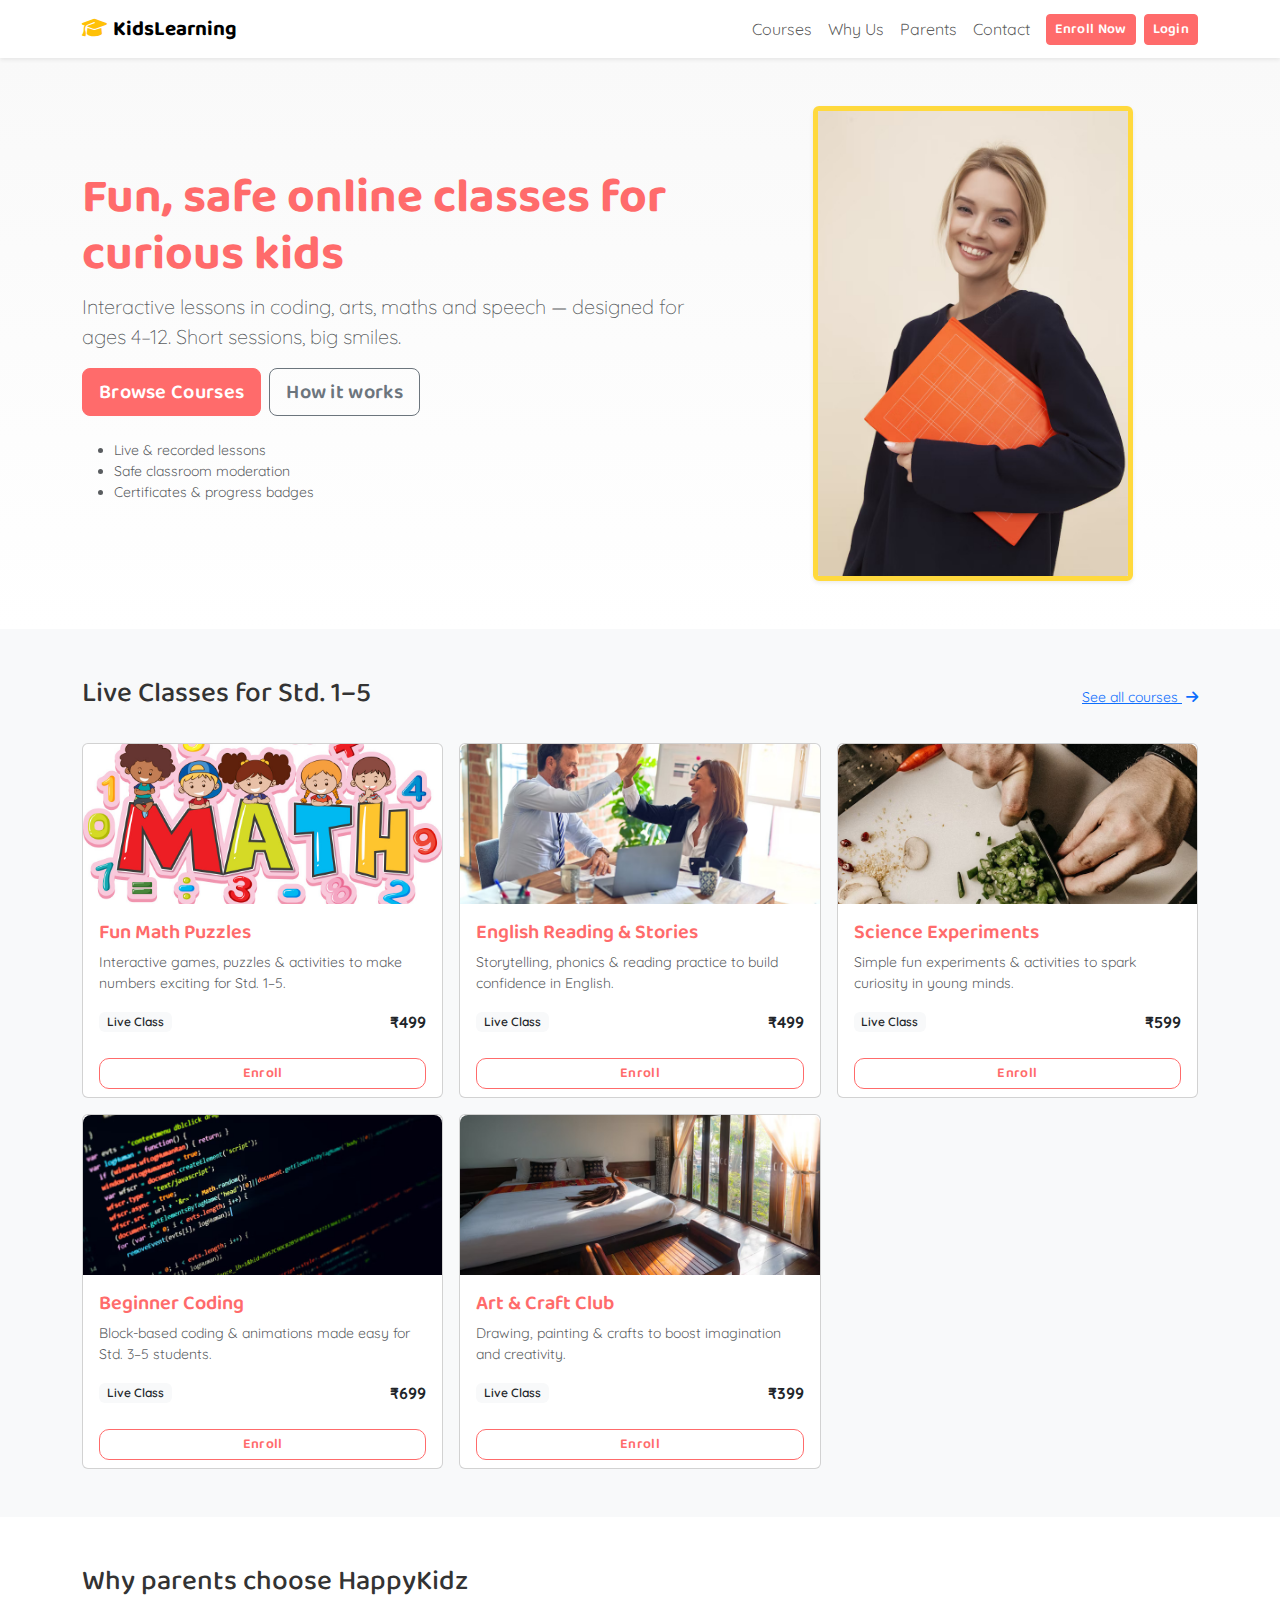
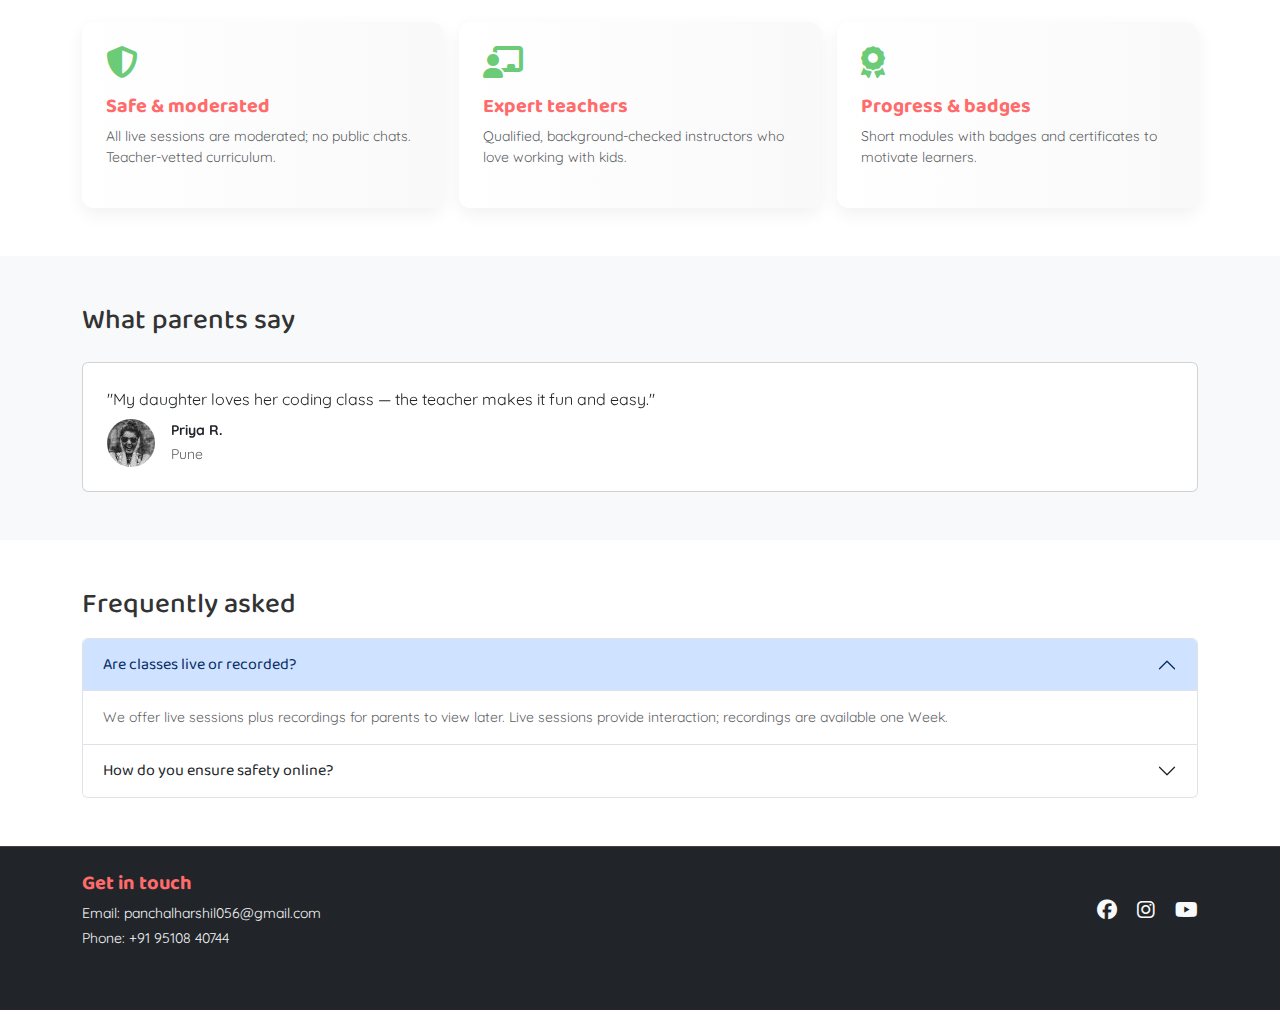
<file: index.html>
<!doctype html>
<html lang="en">
<head>
  <meta charset="utf-8" />
  <meta name="viewport" content="width=device-width, initial-scale=1" />
  <title>Harshid Panchal</title>

  <!-- Bootstrap 5 CSS -->
  <link href="https://cdn.jsdelivr.net/npm/bootstrap@5.3.2/dist/css/bootstrap.min.css" rel="stylesheet">

  <!-- Google Fonts -->
<link href="https://fonts.googleapis.com/css2?family=Baloo+2:wght@400;600;700&family=Quicksand:wght@400;500;600&display=swap" rel="stylesheet">


  <!-- Font Awesome -->
  <link href="https://cdnjs.cloudflare.com/ajax/libs/font-awesome/6.5.0/css/all.min.css" rel="stylesheet">

  <!-- Custom CSS -->
  <link rel="stylesheet" href="css/styles.css">
</head>
<body>

  <!-- NAVBAR -->
  <nav class="navbar navbar-expand-lg navbar-light bg-white shadow-sm">
    <div class="container">
      <a class="navbar-brand fw-bold" href="index.html">
        <i class="fa-solid fa-graduation-cap text-warning"></i> 
        <span>KidsLearning</span>
      </a>
      <button class="navbar-toggler" type="button" data-bs-toggle="collapse" data-bs-target="#navMain" aria-controls="navMain" aria-expanded="false" aria-label="Toggle navigation">
        <span class="navbar-toggler-icon"></span>
      </button>
      <div class="collapse navbar-collapse" id="navMain">
        <ul class="navbar-nav ms-auto align-items-lg-center">
          <li class="nav-item"><a class="nav-link" href="#courses">Courses</a></li>
          <li class="nav-item"><a class="nav-link" href="#features">Why Us</a></li>
          <li class="nav-item"><a class="nav-link" href="#testimonials">Parents</a></li>
          <li class="nav-item"><a class="nav-link" href="#contact">Contact</a></li>
          <li class="nav-item ms-2"><a class="btn btn-primary btn-sm" href="pages/enroll.html">Enroll Now</a></li>
          <li class="nav-item ms-2"><a class="btn btn-primary btn-sm" href="pages/login.html">Login</a></li>
        </ul>
      </div>
    </div>
  </nav>

  <!-- HERO -->
  <header class="hero py-5">
    <div class="container">
      <div class="row align-items-center">
        <div class="col-md-7">
          <h1 class="display-5 fw-bold">Fun, safe online classes for curious kids</h1>
          <p class="lead text-muted">Interactive lessons in coding, arts, maths and speech — designed for ages 4–12. Short sessions, big smiles.</p>
          <div class="d-flex gap-2">
            <a class="btn btn-primary btn-lg" href="#courses" role="button">Browse Courses</a>
            <a class="btn btn-outline-secondary btn-lg" href="#features" role="button">How it works</a>
          </div>
          <ul class="mt-4 small text-muted">
            <li>Live & recorded lessons</li>
            <li>Safe classroom moderation</li>
            <li>Certificates & progress badges</li>
          </ul>
        </div>
        <div class="col-md-5 mt-4 mt-md-0 text-center">
          <!-- Decorative image / illustration -->
          <img src="images/main_girl.jpg" alt="Children learning" class="img-fluid rounded shadow-sm hero-img">
        </div>
      </div>
    </div>
  </header>

  <!-- COURSES -->
  <section id="courses" class="py-5 bg-light">
  <div class="container">
    <div class="d-flex justify-content-between align-items-center mb-4">
      <h2 class="h3">Live Classes for Std. 1–5</h2>
      <a href="pages/courses.html" class="small">See all courses <i class="fa-solid fa-arrow-right ms-1"></i></a>
    </div>

    <div class="row g-3">
      <!-- Math -->
      <div class="col-sm-6 col-lg-4">
        <article class="card course-card h-100">
          <img src="images/math.jpg" class="card-img-top" alt="Math Fun">
          <div class="card-body">
            <h5 class="card-title">Fun Math Puzzles</h5>
            <p class="card-text small text-muted">Interactive games, puzzles & activities to make numbers exciting for Std. 1–5.</p>
            <div class="d-flex justify-content-between align-items-center mt-3">
              <div class="badge bg-light text-dark">Live Class</div>
              <div><strong>₹499</strong></div>
            </div>
          </div>
          <div class="card-footer bg-transparent border-0">
            <a class="btn btn-sm btn-outline-primary w-100" href="#enroll">Enroll</a>
          </div>
        </article>
      </div>

      <!-- English -->
      <div class="col-sm-6 col-lg-4">
        <article class="card course-card h-100">
          <img src="images/english.jpg" class="card-img-top" alt="English Reading">
          <div class="card-body">
            <h5 class="card-title">English Reading & Stories</h5>
            <p class="card-text small text-muted">Storytelling, phonics & reading practice to build confidence in English.</p>
            <div class="d-flex justify-content-between align-items-center mt-3">
              <div class="badge bg-light text-dark">Live Class</div>
              <div><strong>₹499</strong></div>
            </div>
          </div>
          <div class="card-footer bg-transparent border-0">
            <a class="btn btn-sm btn-outline-primary w-100" href="#enroll">Enroll</a>
          </div>
        </article>
      </div>

      <!-- Science -->
      <div class="col-sm-6 col-lg-4">
        <article class="card course-card h-100">
          <img src="images/science.jpg" class="card-img-top" alt="Science Experiments">
          <div class="card-body">
            <h5 class="card-title">Science Experiments</h5>
            <p class="card-text small text-muted">Simple fun experiments & activities to spark curiosity in young minds.</p>
            <div class="d-flex justify-content-between align-items-center mt-3">
              <div class="badge bg-light text-dark">Live Class</div>
              <div><strong>₹599</strong></div>
            </div>
          </div>
          <div class="card-footer bg-transparent border-0">
            <a class="btn btn-sm btn-outline-primary w-100" href="#enroll">Enroll</a>
          </div>
        </article>
      </div>

      <!-- Coding -->
      <div class="col-sm-6 col-lg-4">
        <article class="card course-card h-100">
          <img src="images/coding.jpg" class="card-img-top" alt="Kids Coding">
          <div class="card-body">
            <h5 class="card-title">Beginner Coding</h5>
            <p class="card-text small text-muted">Block-based coding & animations made easy for Std. 3–5 students.</p>
            <div class="d-flex justify-content-between align-items-center mt-3">
              <div class="badge bg-light text-dark">Live Class</div>
              <div><strong>₹699</strong></div>
            </div>
          </div>
          <div class="card-footer bg-transparent border-0">
            <a class="btn btn-sm btn-outline-primary w-100" href="#enroll">Enroll</a>
          </div>
        </article>
      </div>

      <!-- Art & Craft -->
      <div class="col-sm-6 col-lg-4">
        <article class="card course-card h-100">
          <img src="images/artcraft.jpg" class="card-img-top" alt="Art Craft">
          <div class="card-body">
            <h5 class="card-title">Art & Craft Club</h5>
            <p class="card-text small text-muted">Drawing, painting & crafts to boost imagination and creativity.</p>
            <div class="d-flex justify-content-between align-items-center mt-3">
              <div class="badge bg-light text-dark">Live Class</div>
              <div><strong>₹399</strong></div>
            </div>
          </div>
          <div class="card-footer bg-transparent border-0">
            <a class="btn btn-sm btn-outline-primary w-100" href="#enroll">Enroll</a>
          </div>
        </article>
      </div>

    </div>
  </div>
</section>


  <!-- FEATURES -->
  <section id="features" class="py-5">
    <div class="container">
      <h2 class="h3 mb-4">Why parents choose HappyKidz</h2>
      <div class="row g-3">
        <div class="col-md-4">
          <div class="p-4 h-100 feature-card">
            <i class="fa-solid fa-shield-halved fa-2x mb-3"></i>
            <h5>Safe & moderated</h5>
            <p class="small text-muted">All live sessions are moderated; no public chats. Teacher-vetted curriculum.</p>
          </div>
        </div>
        <div class="col-md-4">
          <div class="p-4 h-100 feature-card">
            <i class="fa-solid fa-chalkboard-teacher fa-2x mb-3"></i>
            <h5>Expert teachers</h5>
            <p class="small text-muted">Qualified, background-checked instructors who love working with kids.</p>
          </div>
        </div>
        <div class="col-md-4">
          <div class="p-4 h-100 feature-card">
            <i class="fa-solid fa-award fa-2x mb-3"></i>
            <h5>Progress & badges</h5>
            <p class="small text-muted">Short modules with badges and certificates to motivate learners.</p>
          </div>
        </div>
      </div>
    </div>
  </section>

  <!-- TESTIMONIALS -->
  <section id="testimonials" class="py-5 bg-light">
    <div class="container">
      <h2 class="h3 mb-4">What parents say</h2>

      <div id="testimonialCarousel" class="carousel slide" data-bs-ride="carousel">
        <div class="carousel-inner">
          <div class="carousel-item active">
            <div class="card p-4">
              <p class="mb-2">"My daughter loves her coding class — the teacher makes it fun and easy."</p>
              <div class="d-flex align-items-center">
                <img src="images/review01.jpg" class="rounded-circle me-3" alt="parent">
                <div>
                  <strong class="d-block small">Priya R.</strong>
                  <small class="text-muted">Pune</small>
                </div>
              </div>
            </div>
          </div>

          <div class="carousel-item">
            <div class="card p-4">
              <p class="mb-2">"Great moderation and short classes — perfect for my 6-year-old."</p>
              <div class="d-flex align-items-center">
                <img src="images/review02.jpg" class="rounded-circle me-3" alt="parent">
                <div>
                  <strong class="d-block small">Rahul S.</strong>
                  <small class="text-muted">Ahmedabad</small>
                </div>
              </div>
            </div>
          </div>

        </div>

        <button class="carousel-control-prev" type="button" data-bs-target="#testimonialCarousel" data-bs-slide="prev">
          <span class="carousel-control-prev-icon" aria-hidden="true"></span>
          <span class="visually-hidden">Previous</span>
        </button>
        <button class="carousel-control-next" type="button" data-bs-target="#testimonialCarousel" data-bs-slide="next">
          <span class="carousel-control-next-icon" aria-hidden="true"></span>
          <span class="visually-hidden">Next</span>
        </button>
      </div>

    </div>
  </section>

  <!-- FAQ -->
  <section class="py-5">
    <div class="container">
      <h2 class="h3 mb-3">Frequently asked</h2>
      <div class="accordion" id="faqAccordion">
        <div class="accordion-item">
          <h3 class="accordion-header" id="faq1">
            <button class="accordion-button" type="button" data-bs-toggle="collapse" data-bs-target="#collapse1" aria-expanded="true" aria-controls="collapse1">
              Are classes live or recorded?
            </button>
          </h3>
          <div id="collapse1" class="accordion-collapse collapse show" aria-labelledby="faq1" data-bs-parent="#faqAccordion">
            <div class="accordion-body small text-muted">
              We offer live sessions plus recordings for parents to view later. Live sessions provide interaction; recordings are available one Week.
            </div>
          </div>
        </div>

        <div class="accordion-item">
          <h3 class="accordion-header" id="faq2">
            <button class="accordion-button collapsed" type="button" data-bs-toggle="collapse" data-bs-target="#collapse2" aria-expanded="false" aria-controls="collapse2">
              How do you ensure safety online?
            </button>
          </h3>
          <div id="collapse2" class="accordion-collapse collapse" aria-labelledby="faq2" data-bs-parent="#faqAccordion">
            <div class="accordion-body small text-muted">
              Each session has a moderator, and parents join in for the first lesson. No public chat; private questions go to the teacher.
            </div>
          </div>
        </div>

      </div>
    </div>
  </section>

  <!-- FOOTER / CONTACT -->
  <footer id="contact" class="py-4 bg-dark text-light">
    <div class="container">
      <div class="row align-items-center">
        <div class="col-md-6">
          <h5>Get in touch</h5>
          <p class="small mb-1">Email: panchalharshil056@gmail.com</p>
          <p class="small mb-0">Phone: +91 95108 40744</p>
        </div>
        <div class="col-md-6 text-md-end mt-3 mt-md-0">
          <a class="text-light me-3" href="#"><i class="fa-brands fa-facebook fa-lg"></i></a>
          <a class="text-light me-3" href="#"><i class="fa-brands fa-instagram fa-lg"></i></a>
          <a class="text-light" href="#"><i class="fa-brands fa-youtube fa-lg"></i></a>
        </div>
      </div>
      <div class="text-center mt-3 small text-muted">© <span id="year"></span> HappyKidz. All rights reserved.</div>
    </div>
  </footer>

  <!-- Bootstrap JS -->
  <script src="https://cdn.jsdelivr.net/npm/bootstrap@5.3.2/dist/js/bootstrap.bundle.min.js"></script>

  <!-- Custom JS -->
  <script src="script/script.js"></script>
</body>
</html>
</file>
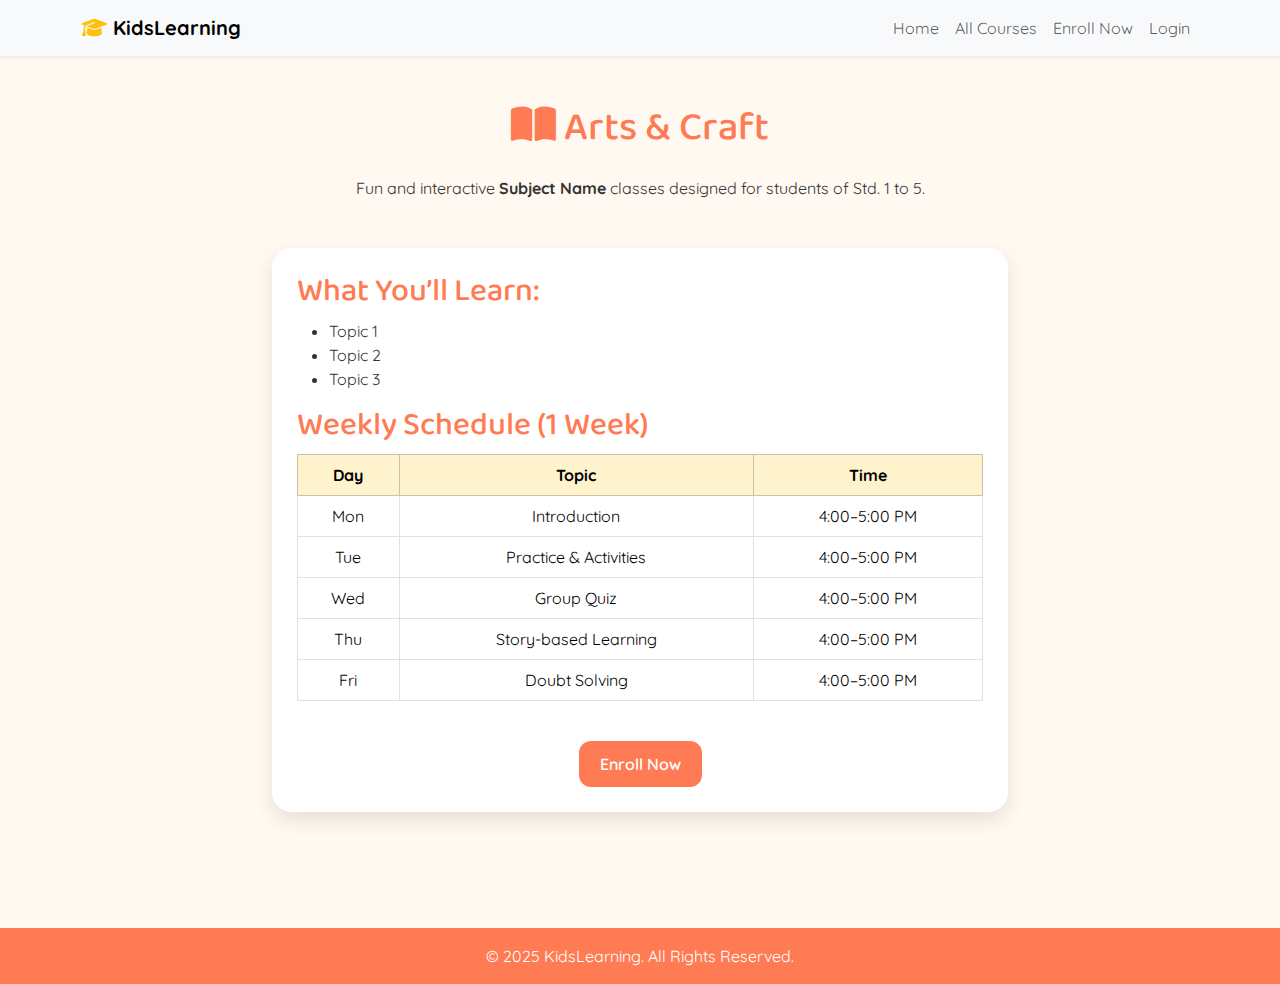
<file: pages/arts.html>
<!DOCTYPE html>
<html lang="en">
<head>
  <meta charset="UTF-8">
  <meta name="viewport" content="width=device-width, initial-scale=1.0">
  <title>Arts&Craft - KidsLearning</title>
  <!-- Bootstrap -->
  <link href="https://cdn.jsdelivr.net/npm/bootstrap@5.3.3/dist/css/bootstrap.min.css" rel="stylesheet">
  <!-- Font Awesome -->
  <link href="https://cdnjs.cloudflare.com/ajax/libs/font-awesome/6.4.0/css/all.min.css" rel="stylesheet">
  <!-- Google Fonts -->
  <link href="https://fonts.googleapis.com/css2?family=Baloo+2:wght@400;600;700&family=Quicksand:wght@400;500;600&display=swap" rel="stylesheet">
  <style>
    body {
      font-family: 'Quicksand', sans-serif;
      background: #fff9f1;
      color: #333;
    }
    h1, h2 {
      font-family: 'Baloo 2', cursive;
      color: #ff7b54;
    }
    .course-card {
      background: #fff;
      border-radius: 20px;
      padding: 25px;
      box-shadow: 0 8px 20px rgba(0,0,0,0.1);
      margin-bottom: 20px;
    }
    .btn-enroll {
      background-color: #ff7b54;
      color: #fff;
      font-weight: 600;
      border-radius: 12px;
      padding: 10px 20px;
      transition: 0.3s;
    }
    .btn-enroll:hover {
      background-color: #ffb26b;
      color: #fff;
    }
    footer {
      background: #ff7b54;
      color: #fff;
    }
  </style>
</head>
<body>

  <!-- Navbar -->
  <nav class="navbar navbar-expand-lg navbar-light bg-light shadow-sm">
    <div class="container">
      <a class="navbar-brand fw-bold" href="index.html">
        <i class="fa-solid fa-graduation-cap text-warning"></i> 
        <span>KidsLearning</span>
      </a>
      <button class="navbar-toggler" type="button" data-bs-toggle="collapse" data-bs-target="#navbarNav">
        <span class="navbar-toggler-icon"></span>
      </button>
      <div class="collapse navbar-collapse" id="navbarNav">
        <ul class="navbar-nav ms-auto">
          <li class="nav-item"><a class="nav-link" href="index.html">Home</a></li>
          <li class="nav-item"><a class="nav-link" href="courses.html">All Courses</a></li>
          <li class="nav-item"><a class="nav-link" href="enroll.html">Enroll Now</a></li>
          <li class="nav-item"><a class="nav-link" href="login.html">Login</a></li>
        </ul>
      </div>
    </div>
  </nav>

  <!-- Subject Section -->
  <section class="py-5">
    <div class="container">
      <h1 class="text-center mb-4"><i class="fa-solid fa-book-open"></i> Arts & Craft</h1>
      <p class="text-center mb-5">Fun and interactive <b>Subject Name</b> classes designed for students of Std. 1 to 5.</p>
      
      <div class="row justify-content-center">
        <div class="col-md-8">
          <div class="course-card">
            <!-- <img src="assets/img/subject-image.jpg" class="img-fluid rounded mb-4" alt="Subject Image"> -->
            
            <h2>What You’ll Learn:</h2>
            <ul>
              <li>Topic 1</li>
              <li>Topic 2</li>
              <li>Topic 3</li>
            </ul>
            
            <h2>Weekly Schedule (1 Week)</h2>
            <div class="table-responsive">
              <table class="table table-bordered text-center">
                <thead class="table-warning">
                  <tr>
                    <th>Day</th>
                    <th>Topic</th>
                    <th>Time</th>
                  </tr>
                </thead>
                <tbody>
                  <tr><td>Mon</td><td>Introduction</td><td>4:00–5:00 PM</td></tr>
                  <tr><td>Tue</td><td>Practice & Activities</td><td>4:00–5:00 PM</td></tr>
                  <tr><td>Wed</td><td>Group Quiz</td><td>4:00–5:00 PM</td></tr>
                  <tr><td>Thu</td><td>Story-based Learning</td><td>4:00–5:00 PM</td></tr>
                  <tr><td>Fri</td><td>Doubt Solving</td><td>4:00–5:00 PM</td></tr>
                </tbody>
              </table>
            </div>

            <div class="text-center mt-4">
              <a href="enroll.html" class="btn btn-enroll">Enroll Now</a>
            </div>
          </div>
        </div>
      </div>
    </div>
  </section>

  <!-- Footer -->
  <footer class="text-center py-3 mt-5">
    <p class="mb-0">&copy; 2025 KidsLearning. All Rights Reserved.</p>
  </footer>

  <!-- Bootstrap JS -->
  <script src="https://cdn.jsdelivr.net/npm/bootstrap@5.3.3/dist/js/bootstrap.bundle.min.js"></script>
</body>
</html>
</file>
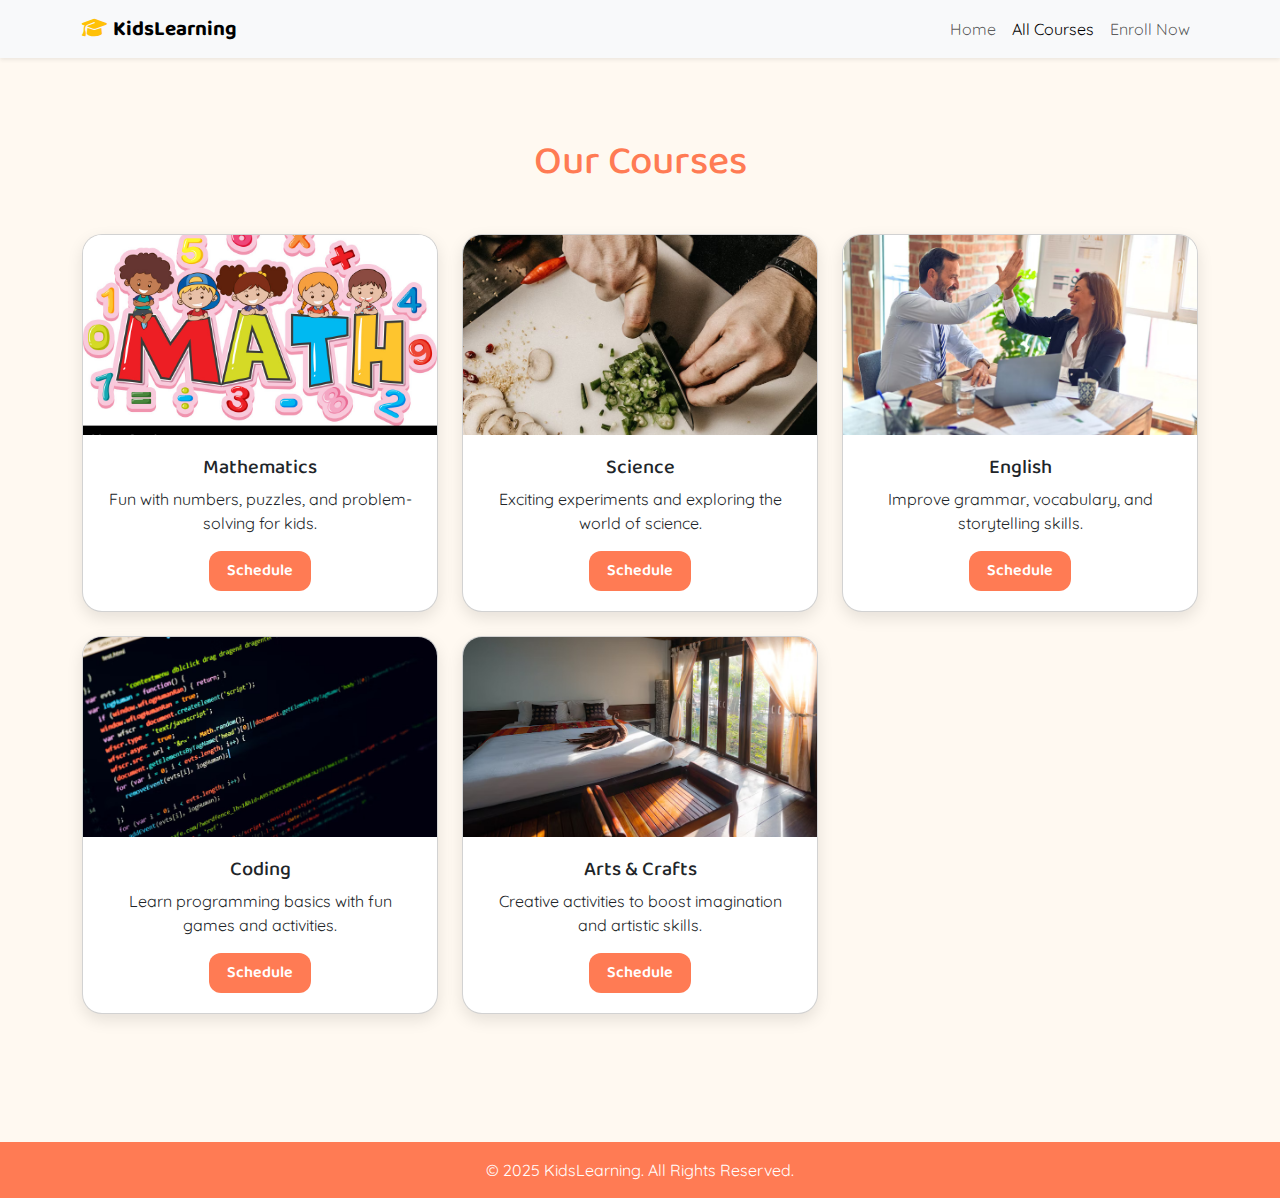
<file: pages/courses.html>
<!DOCTYPE html>
<html lang="en">
<head>
  <meta charset="UTF-8">
  <meta name="viewport" content="width=device-width, initial-scale=1.0">
  <title>Harshid Panchal</title>
  <!-- Bootstrap -->
  <link href="https://cdn.jsdelivr.net/npm/bootstrap@5.3.3/dist/css/bootstrap.min.css" rel="stylesheet">
  <!-- Font Awesome -->
  <link href="https://cdnjs.cloudflare.com/ajax/libs/font-awesome/6.4.0/css/all.min.css" rel="stylesheet">
  <!-- Google Fonts -->
  <link href="https://fonts.googleapis.com/css2?family=Baloo+2:wght@400;600;700&family=Quicksand:wght@400;500;600&display=swap" rel="stylesheet">
  <!-- Custom CSS -->
   <link href="../css/course.css" rel="stylesheet"> 
</head>
<body>

  <!-- Navbar -->
  <nav class="navbar navbar-expand-lg navbar-light bg-light shadow-sm">
    <div class="container">
      <a class="navbar-brand fw-bold" href="../index.html">
        <i class="fa-solid fa-graduation-cap text-warning"></i> 
        <span>KidsLearning</span>
      </a>
      <button class="navbar-toggler" type="button" data-bs-toggle="collapse" data-bs-target="#navbarNav">
        <span class="navbar-toggler-icon"></span>
      </button>
      <div class="collapse navbar-collapse" id="navbarNav">
        <ul class="navbar-nav ms-auto">
          <li class="nav-item"><a class="nav-link" href="../index.html">Home</a></li>
          <li class="nav-item"><a class="nav-link active" href="courses.html">All Courses</a></li>
          <li class="nav-item"><a class="nav-link" href="enroll.html">Enroll Now</a></li>
        </ul>
      </div>
    </div>
  </nav>

  <!-- Courses Section -->
  <section class="courses-section">
    <div class="container">
      <h1 class="text-center mb-5">Our Courses</h1>
      <div class="row g-4">
        
        <!-- Math -->
        <div class="col-md-6 col-lg-4">
          <div class="card course-card">
            <img src="../images/math.jpg" alt="Math">
            <div class="card-body text-center">
              <h5 class="card-title">Mathematics</h5>
              <p class="card-text">Fun with numbers, puzzles, and problem-solving for kids.</p>
              <!-- <a href="enroll.html" class="btn-enroll">Enroll Now</a> -->
              <a href="Mathematics.html" class="btn-enroll">Schedule</a>
            </div>
          </div>
        </div>

        <!-- Science -->
        <div class="col-md-6 col-lg-4">
          <div class="card course-card">
            <img src="../images/science.jpg" alt="Science">
            <div class="card-body text-center">
              <h5 class="card-title">Science</h5>
              <p class="card-text">Exciting experiments and exploring the world of science.</p>
              <!-- <a href="enroll.html" class="btn-enroll">Enroll Now</a> -->
              <a href="Science.html" class="btn-enroll">Schedule</a>
            </div>
          </div>
        </div>

        <!-- English -->
        <div class="col-md-6 col-lg-4">
          <div class="card course-card">
            <img src="../images/english.jpg" alt="English">
            <div class="card-body text-center">
              <h5 class="card-title">English</h5>
              <p class="card-text">Improve grammar, vocabulary, and storytelling skills.</p>
              <!-- <a href="enroll.html" class="btn-enroll">Enroll Now</a> -->
              <a href="english.html" class="btn-enroll">Schedule</a>
            </div>
          </div>
        </div>

        <!-- Coding -->
        <div class="col-md-6 col-lg-4">
          <div class="card course-card">
            <img src="../images/coding.jpg" alt="Coding">
            <div class="card-body text-center">
              <h5 class="card-title">Coding</h5>
              <p class="card-text">Learn programming basics with fun games and activities.</p>
              <!-- <a href="enroll.html" class="btn-enroll">Enroll Now</a> -->
              <a href="Coding.html" class="btn-enroll">Schedule</a>
            </div>
          </div>
        </div>

        <!-- Arts & Crafts -->
        <div class="col-md-6 col-lg-4">
          <div class="card course-card">
            <img src="../images/artcraft.jpg" alt="Arts and Crafts">
            <div class="card-body text-center">
              <h5 class="card-title">Arts & Crafts</h5>
              <p class="card-text">Creative activities to boost imagination and artistic skills.</p>
              <!-- <a href="enroll.html" class="btn-enroll">Enroll Now</a> -->
              <a href="arts.html" class="btn-enroll">Schedule</a>
            </div>
          </div>
        </div>

      </div>
    </div>
  </section>

  <!-- Footer -->
  <footer class="text-center py-3 mt-5">
    <p class="mb-0">&copy; 2025 KidsLearning. All Rights Reserved.</p>
  </footer>

  <!-- Bootstrap JS -->
  <script src="https://cdn.jsdelivr.net/npm/bootstrap@5.3.3/dist/js/bootstrap.bundle.min.js"></script>
</body>
</html>
</file>
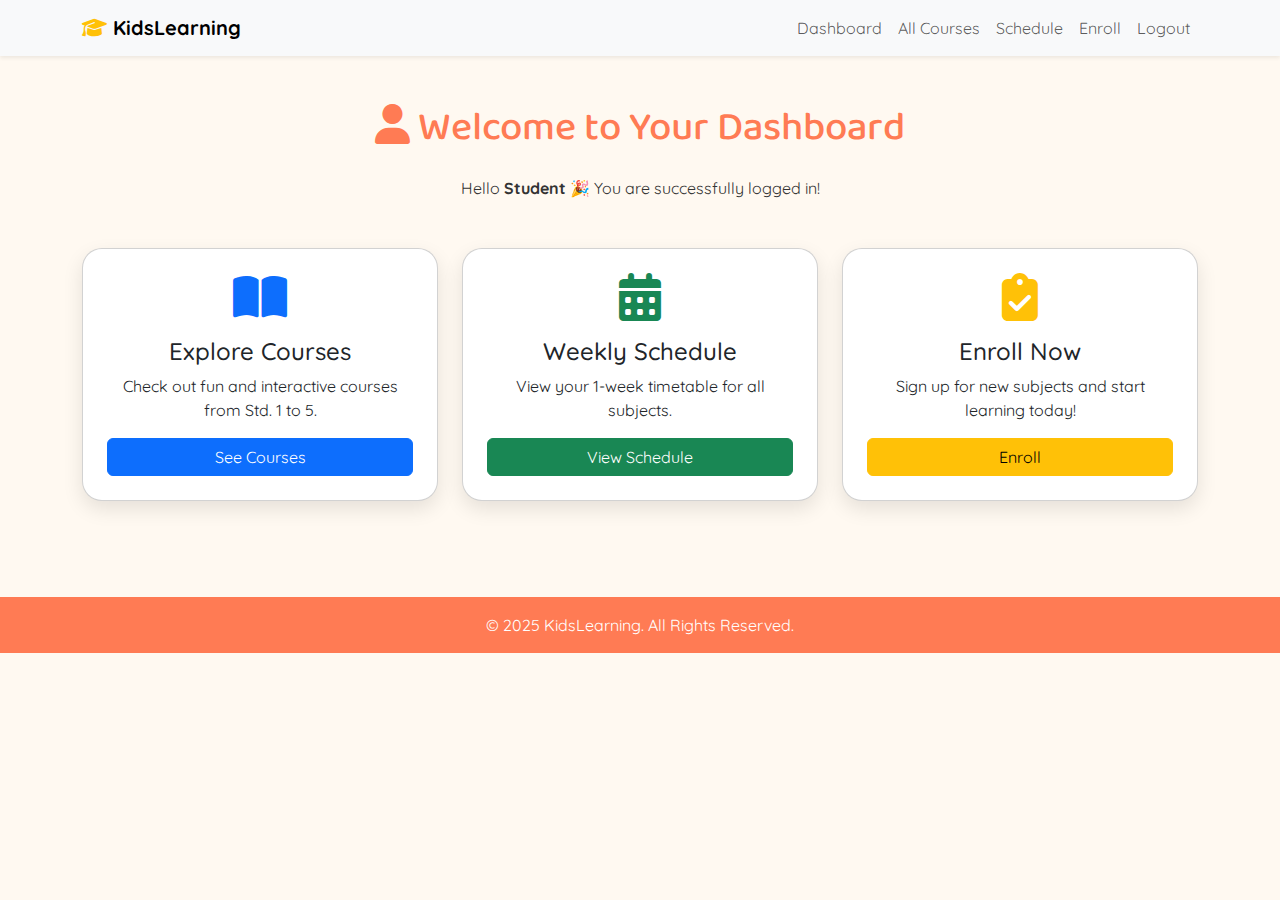
<file: pages/dashboard.html>
<!DOCTYPE html>
<html lang="en">
<head>
  <meta charset="UTF-8">
  <meta name="viewport" content="width=device-width, initial-scale=1.0">
  <title>Dashboard - KidsLearning</title>
  <!-- Bootstrap -->
  <link href="https://cdn.jsdelivr.net/npm/bootstrap@5.3.3/dist/css/bootstrap.min.css" rel="stylesheet">
  <!-- Font Awesome -->
  <link href="https://cdnjs.cloudflare.com/ajax/libs/font-awesome/6.4.0/css/all.min.css" rel="stylesheet">
  <!-- Google Fonts -->
  <link href="https://fonts.googleapis.com/css2?family=Baloo+2:wght@400;600;700&family=Quicksand:wght@400;500;600&display=swap" rel="stylesheet">
  <style>
    body {
      font-family: 'Quicksand', sans-serif;
      background: #fff9f1;
      color: #333;
    }
    h1, h2 {
      font-family: 'Baloo 2', cursive;
      color: #ff7b54;
    }
    .card-custom {
      border-radius: 20px;
      box-shadow: 0 8px 20px rgba(0,0,0,0.1);
      transition: transform 0.2s ease-in-out;
    }
    .card-custom:hover {
      transform: scale(1.03);
    }
    footer {
      background: #ff7b54;
      color: #fff;
    }
  </style>
</head>
<body>

  <!-- Navbar -->
  <nav class="navbar navbar-expand-lg navbar-light bg-light shadow-sm">
    <div class="container">
      <a class="navbar-brand fw-bold" href="index.html">
        <i class="fa-solid fa-graduation-cap text-warning"></i> KidsLearning
      </a>
      <button class="navbar-toggler" type="button" data-bs-toggle="collapse" data-bs-target="#navbarNav">
        <span class="navbar-toggler-icon"></span>
      </button>
      <div class="collapse navbar-collapse" id="navbarNav">
        <ul class="navbar-nav ms-auto">
          <li class="nav-item"><a class="nav-link" href="dashboard.html">Dashboard</a></li>
          <li class="nav-item"><a class="nav-link" href="courses.html">All Courses</a></li>
          <li class="nav-item"><a class="nav-link" href="schedule.html">Schedule</a></li>
          <li class="nav-item"><a class="nav-link" href="enroll.html">Enroll</a></li>
          <li class="nav-item"><a class="nav-link" href="#" id="logout-btn">Logout</a></li>
        </ul>
      </div>
    </div>
  </nav>

  <!-- Dashboard -->
  <section class="py-5">
    <div class="container">
      <h1 class="text-center mb-4"><i class="fa-solid fa-user"></i> Welcome to Your Dashboard</h1>
      <p class="text-center">Hello <b id="username">Student</b> 🎉 You are successfully logged in!</p>

      <div class="row g-4 mt-4">
        <!-- Courses -->
        <div class="col-md-4">
          <div class="card card-custom p-4 text-center">
            <i class="fa-solid fa-book-open fa-3x text-primary mb-3"></i>
            <h4>Explore Courses</h4>
            <p>Check out fun and interactive courses from Std. 1 to 5.</p>
            <a href="courses.html" class="btn btn-primary">See Courses</a>
          </div>
        </div>

        <!-- Schedule -->
        <div class="col-md-4">
          <div class="card card-custom p-4 text-center">
            <i class="fa-solid fa-calendar-days fa-3x text-success mb-3"></i>
            <h4>Weekly Schedule</h4>
            <p>View your 1-week timetable for all subjects.</p>
            <a href="schedule.html" class="btn btn-success">View Schedule</a>
          </div>
        </div>

        <!-- Enroll -->
        <div class="col-md-4">
          <div class="card card-custom p-4 text-center">
            <i class="fa-solid fa-clipboard-check fa-3x text-warning mb-3"></i>
            <h4>Enroll Now</h4>
            <p>Sign up for new subjects and start learning today!</p>
            <a href="enroll.html" class="btn btn-warning">Enroll</a>
          </div>
        </div>
      </div>
    </div>
  </section>

  <!-- Footer -->
  <footer class="text-center py-3 mt-5">
    <p class="mb-0">&copy; 2025 KidsLearning. All Rights Reserved.</p>
  </footer>

  <!-- Bootstrap JS -->
  <script src="https://cdn.jsdelivr.net/npm/bootstrap@5.3.3/dist/js/bootstrap.bundle.min.js"></script>

  <!-- Login Check
  <script>
    const isLoggedIn = localStorage.getItem("loggedIn") === "true";
    const userName = localStorage.getItem("username") || "Student";

    if (!isLoggedIn) {
      // Redirect to login if not logged in
      window.location.href = "login.html";
    } else {
      document.getElementById("username").textContent = userName;
    }

    // Logout button
    document.getElementById("logout-btn").addEventListener("click", () => {
      localStorage.removeItem("loggedIn");
      localStorage.removeItem("username");
      window.location.href = "login.html";
    });
  </script> -->
</body>
</html>
</file>
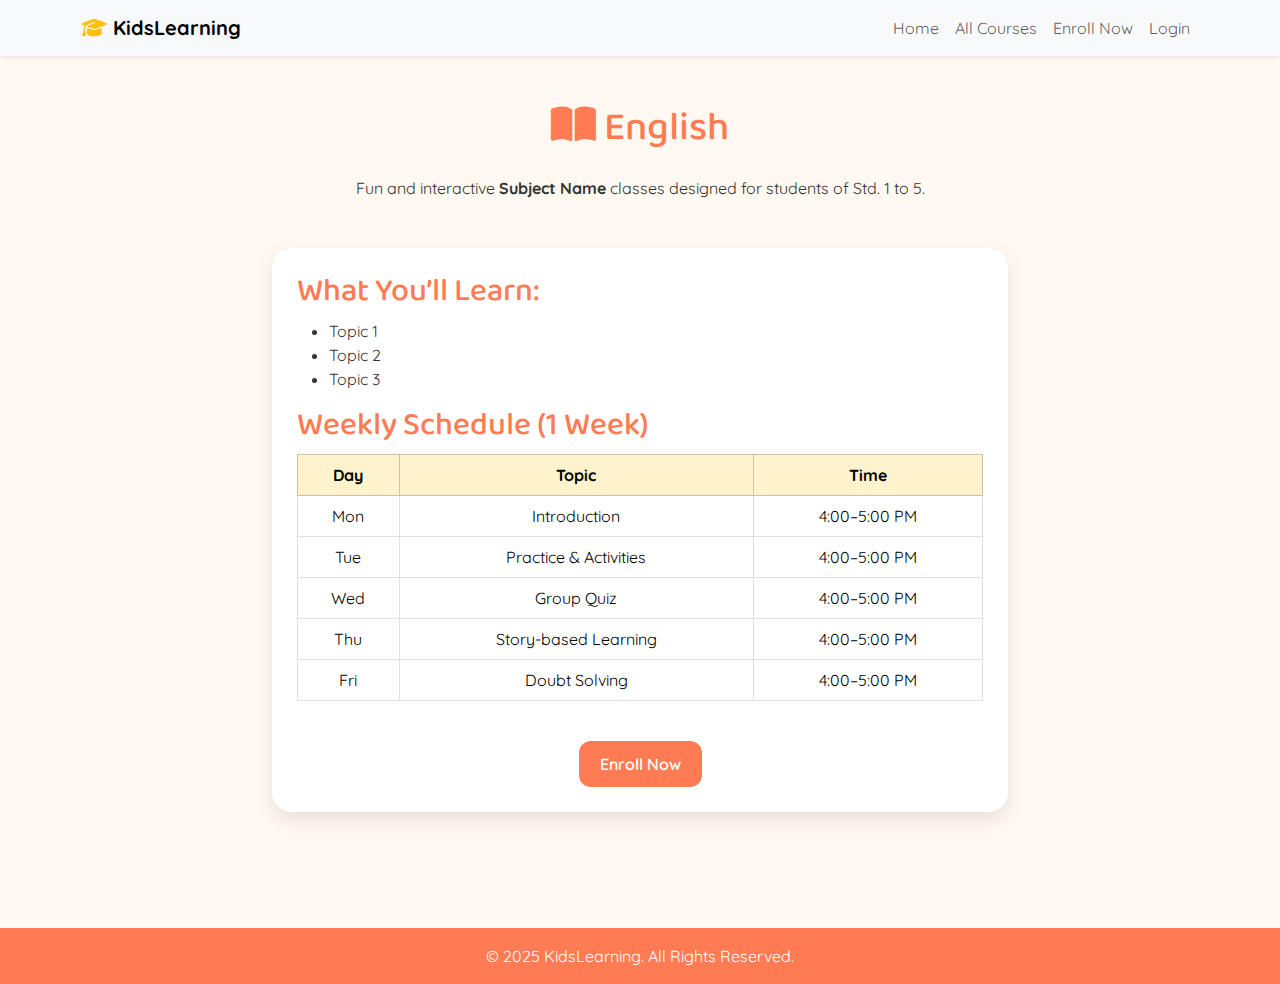
<file: pages/english.html>
<!DOCTYPE html>
<html lang="en">
<head>
  <meta charset="UTF-8">
  <meta name="viewport" content="width=device-width, initial-scale=1.0">
  <title>English - KidsLearning</title>
  <!-- Bootstrap -->
  <link href="https://cdn.jsdelivr.net/npm/bootstrap@5.3.3/dist/css/bootstrap.min.css" rel="stylesheet">
  <!-- Font Awesome -->
  <link href="https://cdnjs.cloudflare.com/ajax/libs/font-awesome/6.4.0/css/all.min.css" rel="stylesheet">
  <!-- Google Fonts -->
  <link href="https://fonts.googleapis.com/css2?family=Baloo+2:wght@400;600;700&family=Quicksand:wght@400;500;600&display=swap" rel="stylesheet">
  <style>
    body {
      font-family: 'Quicksand', sans-serif;
      background: #fff9f1;
      color: #333;
    }
    h1, h2 {
      font-family: 'Baloo 2', cursive;
      color: #ff7b54;
    }
    .course-card {
      background: #fff;
      border-radius: 20px;
      padding: 25px;
      box-shadow: 0 8px 20px rgba(0,0,0,0.1);
      margin-bottom: 20px;
    }
    .btn-enroll {
      background-color: #ff7b54;
      color: #fff;
      font-weight: 600;
      border-radius: 12px;
      padding: 10px 20px;
      transition: 0.3s;
    }
    .btn-enroll:hover {
      background-color: #ffb26b;
      color: #fff;
    }
    footer {
      background: #ff7b54;
      color: #fff;
    }
  </style>
</head>
<body>

  <!-- Navbar -->
  <nav class="navbar navbar-expand-lg navbar-light bg-light shadow-sm">
    <div class="container">
      <a class="navbar-brand fw-bold" href="index.html">
        <i class="fa-solid fa-graduation-cap text-warning"></i> 
        <span>KidsLearning</span>
      </a>
      <button class="navbar-toggler" type="button" data-bs-toggle="collapse" data-bs-target="#navbarNav">
        <span class="navbar-toggler-icon"></span>
      </button>
      <div class="collapse navbar-collapse" id="navbarNav">
        <ul class="navbar-nav ms-auto">
          <li class="nav-item"><a class="nav-link" href="index.html">Home</a></li>
          <li class="nav-item"><a class="nav-link" href="courses.html">All Courses</a></li>
          <li class="nav-item"><a class="nav-link" href="enroll.html">Enroll Now</a></li>
          <li class="nav-item"><a class="nav-link" href="login.html">Login</a></li>
        </ul>
      </div>
    </div>
  </nav>

  <!-- Subject Section -->
  <section class="py-5">
    <div class="container">
      <h1 class="text-center mb-4"><i class="fa-solid fa-book-open"></i> English</h1>
      <p class="text-center mb-5">Fun and interactive <b>Subject Name</b> classes designed for students of Std. 1 to 5.</p>
      
      <div class="row justify-content-center">
        <div class="col-md-8">
          <div class="course-card">
            <!-- <img src="assets/img/subject-image.jpg" class="img-fluid rounded mb-4" alt="Subject Image"> -->
            
            <h2>What You’ll Learn:</h2>
            <ul>
              <li>Topic 1</li>
              <li>Topic 2</li>
              <li>Topic 3</li>
            </ul>
            
            <h2>Weekly Schedule (1 Week)</h2>
            <div class="table-responsive">
              <table class="table table-bordered text-center">
                <thead class="table-warning">
                  <tr>
                    <th>Day</th>
                    <th>Topic</th>
                    <th>Time</th>
                  </tr>
                </thead>
                <tbody>
                  <tr><td>Mon</td><td>Introduction</td><td>4:00–5:00 PM</td></tr>
                  <tr><td>Tue</td><td>Practice & Activities</td><td>4:00–5:00 PM</td></tr>
                  <tr><td>Wed</td><td>Group Quiz</td><td>4:00–5:00 PM</td></tr>
                  <tr><td>Thu</td><td>Story-based Learning</td><td>4:00–5:00 PM</td></tr>
                  <tr><td>Fri</td><td>Doubt Solving</td><td>4:00–5:00 PM</td></tr>
                </tbody>
              </table>
            </div>

            <div class="text-center mt-4">
              <a href="enroll.html" class="btn btn-enroll">Enroll Now</a>
            </div>
          </div>
        </div>
      </div>
    </div>
  </section>

  <!-- Footer -->
  <footer class="text-center py-3 mt-5">
    <p class="mb-0">&copy; 2025 KidsLearning. All Rights Reserved.</p>
  </footer>

  <!-- Bootstrap JS -->
  <script src="https://cdn.jsdelivr.net/npm/bootstrap@5.3.3/dist/js/bootstrap.bundle.min.js"></script>
</body>
</html>
</file>
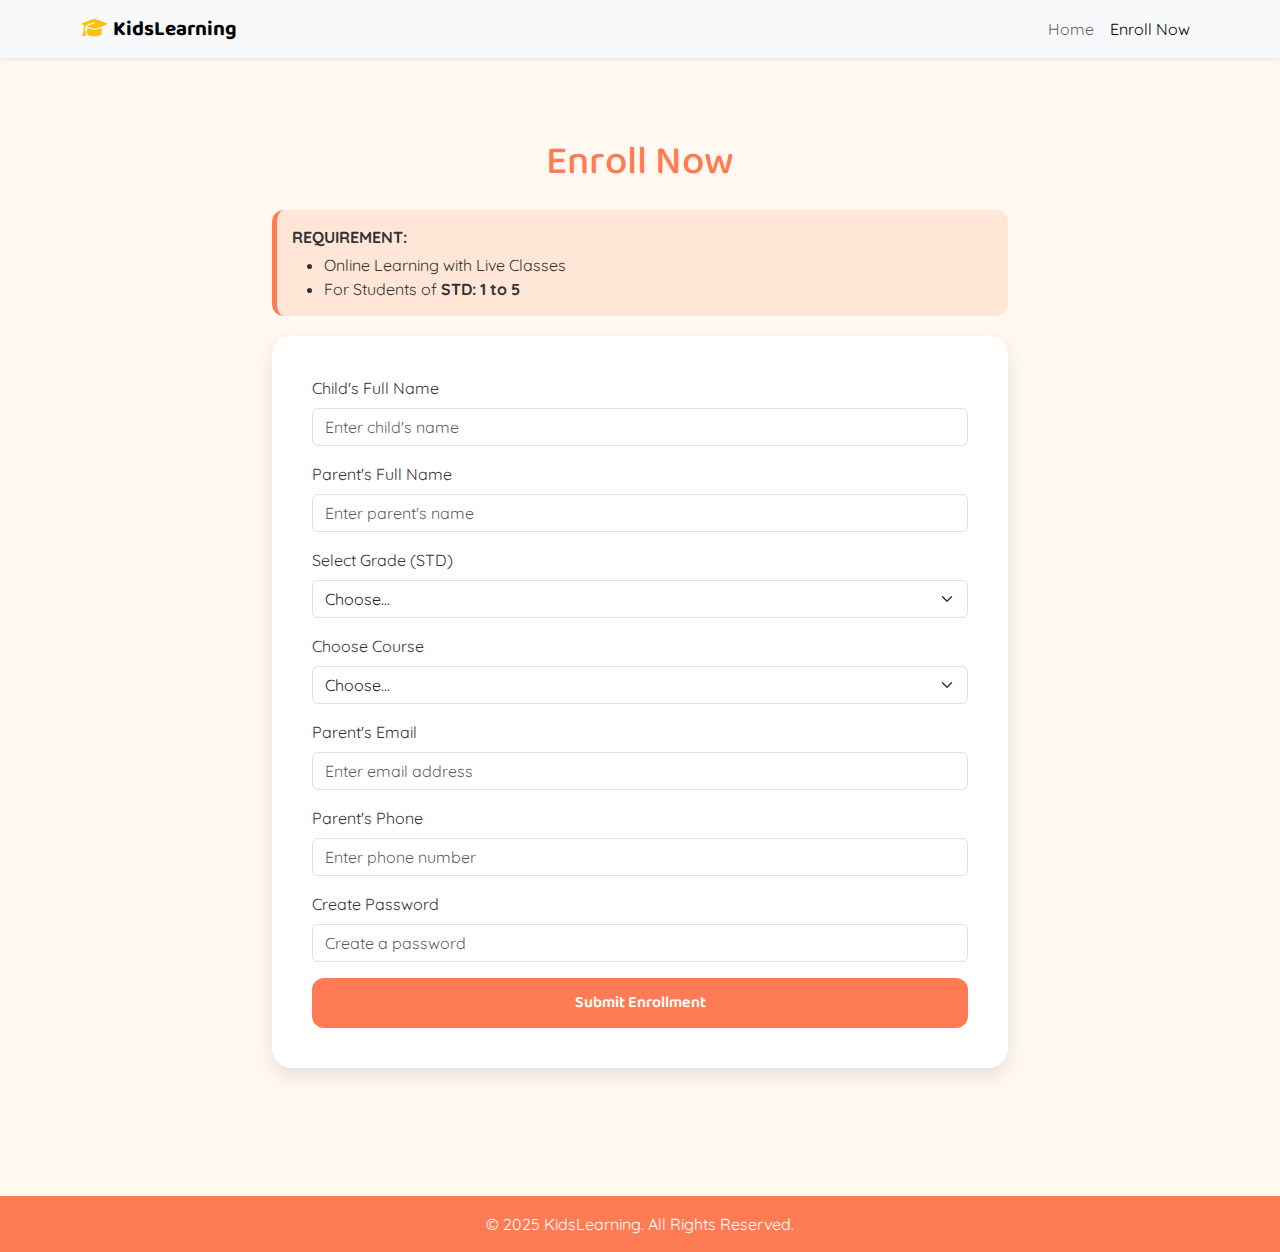
<file: pages/enroll.html>
<!DOCTYPE html>
<html lang="en">
<head>
  <meta charset="UTF-8">
  <meta name="viewport" content="width=device-width, initial-scale=1.0">
  <title>Enroll Now - KidsLearning</title>
  <!-- Bootstrap -->
  <link href="https://cdn.jsdelivr.net/npm/bootstrap@5.3.3/dist/css/bootstrap.min.css" rel="stylesheet">
  <!-- Font Awesome -->
  <link href="https://cdnjs.cloudflare.com/ajax/libs/font-awesome/6.4.0/css/all.min.css" rel="stylesheet">
  <!-- Google Fonts -->
  <link href="https://fonts.googleapis.com/css2?family=Baloo+2:wght@400;600;700&family=Quicksand:wght@400;500;600&display=swap" rel="stylesheet">
  <!-- Custom CSS -->
  <link rel="stylesheet" href="../css/enroll.css">
</head>
<body>

  <!-- Navbar -->
  <nav class="navbar navbar-expand-lg navbar-light bg-light shadow-sm">
    <div class="container">
      <a class="navbar-brand fw-bold" href="../index.html">
        <i class="fa-solid fa-graduation-cap text-warning"></i> 
        <span>KidsLearning</span>
      </a>
      <button class="navbar-toggler" type="button" data-bs-toggle="collapse" data-bs-target="#navbarNav">
        <span class="navbar-toggler-icon"></span>
      </button>
      <div class="collapse navbar-collapse" id="navbarNav">
        <ul class="navbar-nav ms-auto">
          <li class="nav-item"><a class="nav-link" href="index.html">Home</a></li>
          <li class="nav-item"><a class="nav-link active" href="enroll.html">Enroll Now</a></li>
        </ul>
      </div>
    </div>
  </nav>

  <!-- Enroll Section -->
  <section class="enroll-section">
    <div class="container">
      <div class="row justify-content-center">
        <div class="col-lg-8">
          <h1 class="text-center mb-4">Enroll Now</h1>

          <!-- Requirements -->
          <div class="requirements">
            <p class="mb-1"><strong>REQUIREMENT:</strong></p>
            <ul class="mb-0">
              <li>Online Learning with Live Classes</li>
              <li>For Students of <strong>STD: 1 to 5</strong></li>
            </ul>
          </div>

          <!-- Form -->
          <div class="form-card">
            <form>
              <div class="mb-3">
                <label for="childName" class="form-label">Child's Full Name</label>
                <input type="text" class="form-control" id="childName" placeholder="Enter child's name" required>
              </div>
              <div class="mb-3">
                <label for="parentName" class="form-label">Parent's Full Name</label>
                <input type="text" class="form-control" id="parentName" placeholder="Enter parent's name" required>
              </div>
              <div class="mb-3">
                <label for="grade" class="form-label">Select Grade (STD)</label>
                <select class="form-select" id="grade" required>
                  <option value="">Choose...</option>
                  <option>STD 1</option>
                  <option>STD 2</option>
                  <option>STD 3</option>
                  <option>STD 4</option>
                  <option>STD 5</option>
                </select>
              </div>
              <div class="mb-3">
                <label for="course" class="form-label">Choose Course</label>
                <select class="form-select" id="course" required>
                  <option value="">Choose...</option>
                  <option>Mathematics</option>
                  <option>Science</option>
                  <option>English</option>
                  <option>Coding</option>
                  <option>Arts & Crafts</option>
                </select>
              </div>
              <div class="mb-3">
                <label for="email" class="form-label">Parent's Email</label>
                <input type="email" class="form-control" id="email" placeholder="Enter email address" required>
              </div>
              <div class="mb-3">
                <label for="phone" class="form-label">Parent's Phone</label>
                <input type="tel" class="form-control" id="phone" placeholder="Enter phone number" required>
              </div>
              <div class="mb-3">
                <label for="password" class="form-label">Create Password</label>
                <input type="password" class="form-control" id="password" placeholder="Create a password" required>
            </div>

              <button type="submit" class="btn btn-enroll w-100">Submit Enrollment</button>
            </form>
          </div>

        </div>
      </div>
    </div>
  </section>

  <!-- Footer -->
  <footer class="text-center py-3 mt-5">
    <p class="mb-0">&copy; 2025 KidsLearning. All Rights Reserved.</p>
  </footer>

  <!-- Bootstrap JS -->
  <script src="https://cdn.jsdelivr.net/npm/bootstrap@5.3.3/dist/js/bootstrap.bundle.min.js"></script>
</body>
</html>
</file>
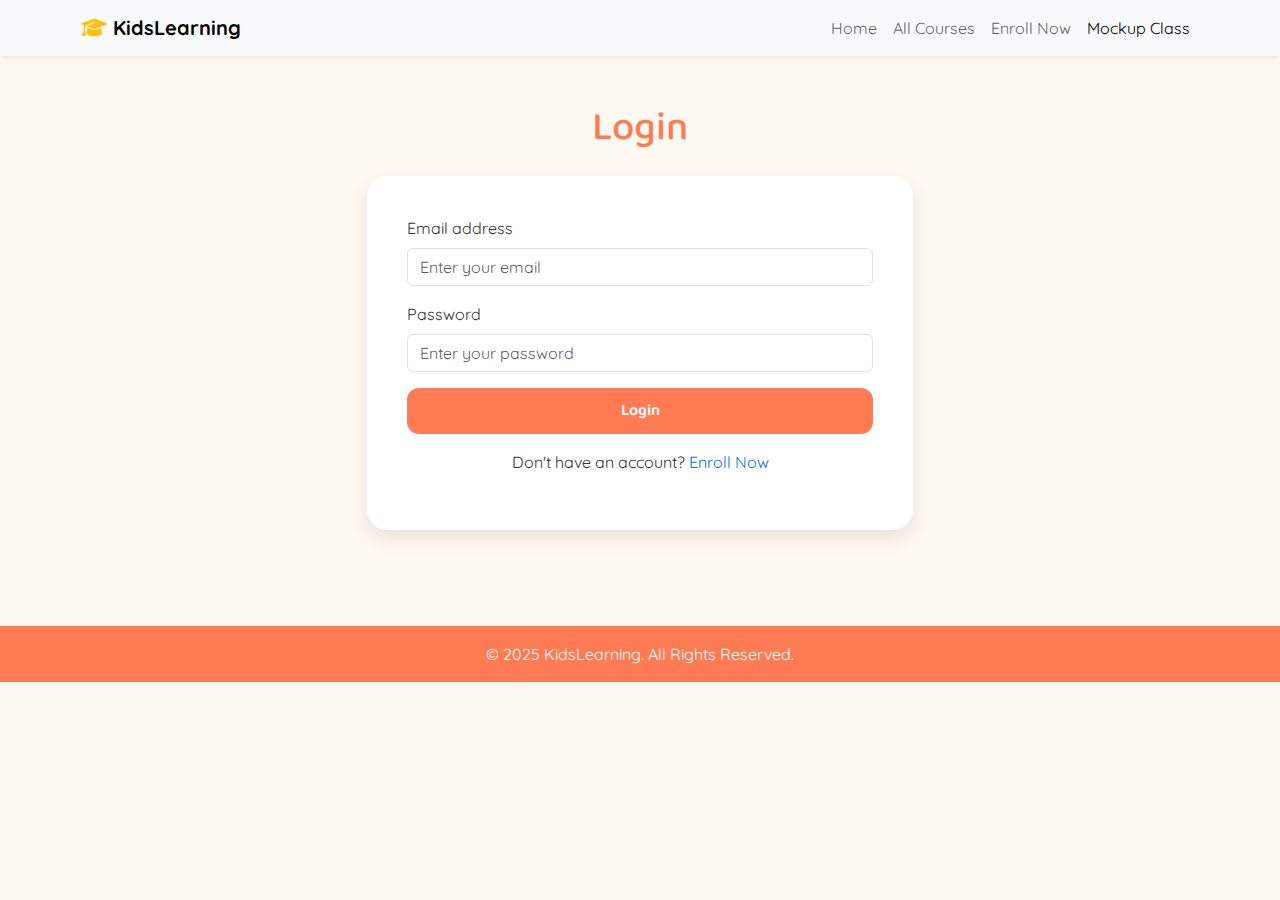
<file: pages/login.html>
<!DOCTYPE html>
<html lang="en">
<head>
  <meta charset="UTF-8">
  <meta name="viewport" content="width=device-width, initial-scale=1.0">
  <title>Login - KidsLearning</title>
  <!-- Bootstrap -->
  <link href="https://cdn.jsdelivr.net/npm/bootstrap@5.3.3/dist/css/bootstrap.min.css" rel="stylesheet">
  <!-- Font Awesome -->
  <link href="https://cdnjs.cloudflare.com/ajax/libs/font-awesome/6.4.0/css/all.min.css" rel="stylesheet">
  <!-- Google Fonts -->
  <link href="https://fonts.googleapis.com/css2?family=Baloo+2:wght@400;600;700&family=Quicksand:wght@400;500;600&display=swap" rel="stylesheet">
  <style>
    body {
      font-family: 'Quicksand', sans-serif;
      background: #fff9f1;
      color: #333;
    }
    h1 {
      font-family: 'Baloo 2', cursive;
      color: #ff7b54;
    }
    .form-card {
      background: #fff;
      border-radius: 20px;
      padding: 40px;
      box-shadow: 0 8px 20px rgba(0,0,0,0.1);
    }
    .btn-login {
      background-color: #ff7b54;
      color: #fff;
      font-family: 'Baloo 2', cursive;
      font-weight: 600;
      border-radius: 12px;
      padding: 10px 20px;
      transition: 0.3s;
    }
    .btn-login:hover {
      background-color: #ffb26b;
      color: #fff;
    }
    footer {
      background: #ff7b54;
      color: #fff;
    }
  </style>
</head>
<body>

  <!-- Navbar -->
  <nav class="navbar navbar-expand-lg navbar-light bg-light shadow-sm">
    <div class="container">
      <a class="navbar-brand fw-bold" href="index.html">
        <i class="fa-solid fa-graduation-cap text-warning"></i> 
        <span>KidsLearning</span>
      </a>
      <button class="navbar-toggler" type="button" data-bs-toggle="collapse" data-bs-target="#navbarNav">
        <span class="navbar-toggler-icon"></span>
      </button>
      <div class="collapse navbar-collapse" id="navbarNav">
        <ul class="navbar-nav ms-auto">
          <li class="nav-item"><a class="nav-link" href="index.html">Home</a></li>
          <li class="nav-item"><a class="nav-link" href="courses.html">All Courses</a></li>
          <li class="nav-item"><a class="nav-link" href="dashboard.html">Enroll Now</a></li>
          <li class="nav-item"><a class="nav-link active" href="schedule.html">Mockup Class</a></li>
        </ul>
      </div>
    </div>
  </nav>

  <!-- Login Section -->
  <section class="py-5">
    <div class="container">
      <div class="row justify-content-center">
        <div class="col-md-6">
          <h1 class="text-center mb-4">Login</h1>
          <div class="form-card">
            <form>
              <div class="mb-3">
                <label for="email" class="form-label">Email address</label>
                <input type="email" id="email" class="form-control" placeholder="Enter your email" required>
              </div>
              <div class="mb-3">
                <label for="password" class="form-label">Password</label>
                <input type="password" id="password" class="form-control" placeholder="Enter your password" required>
              </div>
              <button type="submit" class="btn btn-login w-100">Login</button>
            </form>
            <p class="text-center mt-3">Don't have an account? <a href="enroll.html" class="text-decoration-none">Enroll Now</a></p>
          </div>
        </div>
      </div>
    </div>
  </section>

  <!-- Footer -->
  <footer class="text-center py-3 mt-5">
    <p class="mb-0">&copy; 2025 KidsLearning. All Rights Reserved.</p>
  </footer>

  <!-- Bootstrap JS -->
  <script src="https://cdn.jsdelivr.net/npm/bootstrap@5.3.3/dist/js/bootstrap.bundle.min.js"></script>
</body>
</html>
</file>
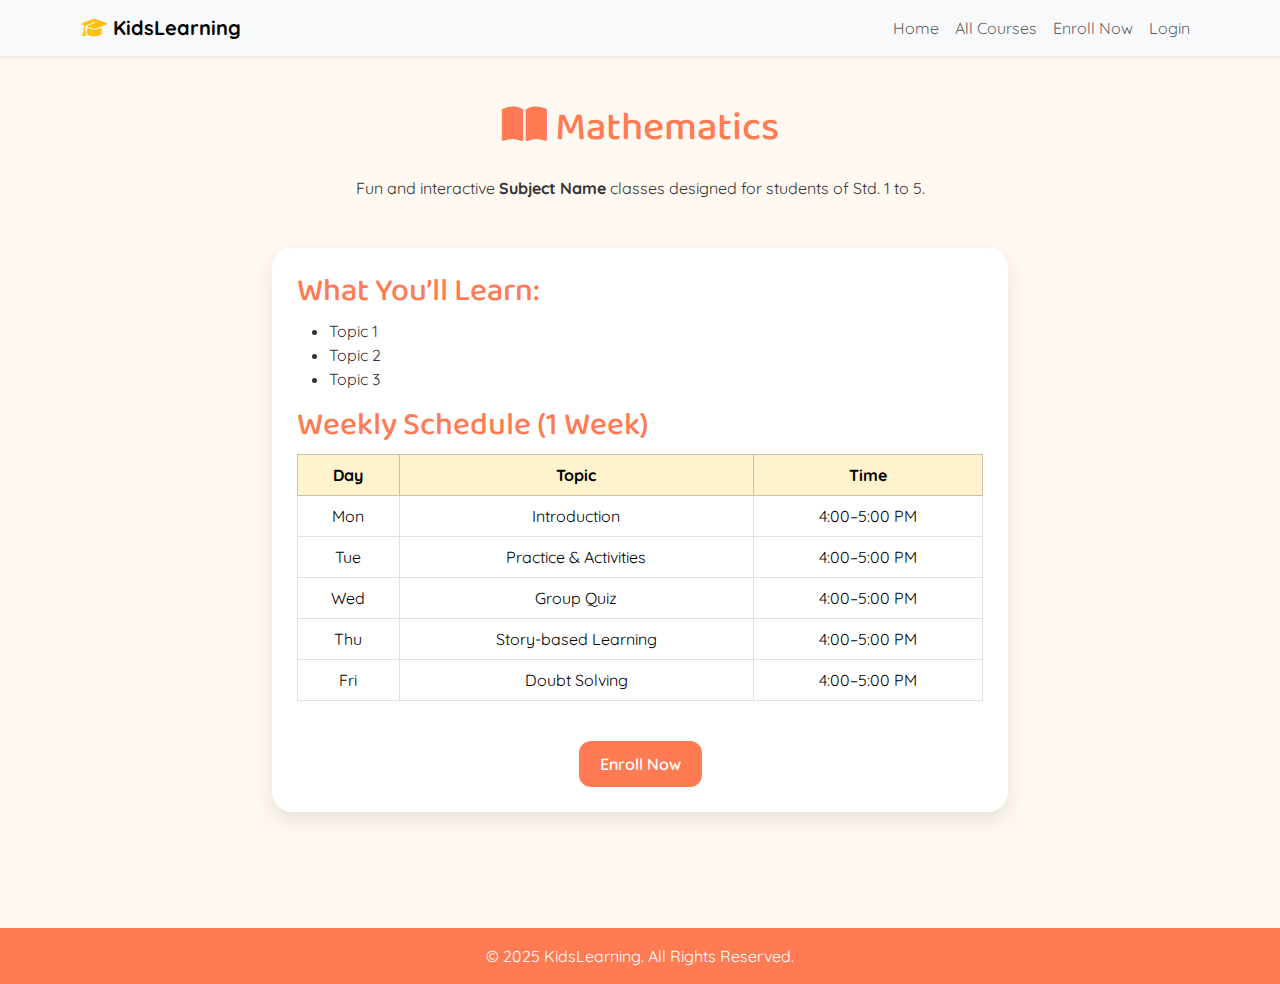
<file: pages/Mathematics.html>
<!DOCTYPE html>
<html lang="en">
<head>
  <meta charset="UTF-8">
  <meta name="viewport" content="width=device-width, initial-scale=1.0">
  <title>Mathematics - KidsLearning</title>
  <!-- Bootstrap -->
  <link href="https://cdn.jsdelivr.net/npm/bootstrap@5.3.3/dist/css/bootstrap.min.css" rel="stylesheet">
  <!-- Font Awesome -->
  <link href="https://cdnjs.cloudflare.com/ajax/libs/font-awesome/6.4.0/css/all.min.css" rel="stylesheet">
  <!-- Google Fonts -->
  <link href="https://fonts.googleapis.com/css2?family=Baloo+2:wght@400;600;700&family=Quicksand:wght@400;500;600&display=swap" rel="stylesheet">
  <style>
    body {
      font-family: 'Quicksand', sans-serif;
      background: #fff9f1;
      color: #333;
    }
    h1, h2 {
      font-family: 'Baloo 2', cursive;
      color: #ff7b54;
    }
    .course-card {
      background: #fff;
      border-radius: 20px;
      padding: 25px;
      box-shadow: 0 8px 20px rgba(0,0,0,0.1);
      margin-bottom: 20px;
    }
    .btn-enroll {
      background-color: #ff7b54;
      color: #fff;
      font-weight: 600;
      border-radius: 12px;
      padding: 10px 20px;
      transition: 0.3s;
    }
    .btn-enroll:hover {
      background-color: #ffb26b;
      color: #fff;
    }
    footer {
      background: #ff7b54;
      color: #fff;
    }
  </style>
</head>
<body>

  <!-- Navbar -->
  <nav class="navbar navbar-expand-lg navbar-light bg-light shadow-sm">
    <div class="container">
      <a class="navbar-brand fw-bold" href="index.html">
        <i class="fa-solid fa-graduation-cap text-warning"></i> 
        <span>KidsLearning</span>
      </a>
      <button class="navbar-toggler" type="button" data-bs-toggle="collapse" data-bs-target="#navbarNav">
        <span class="navbar-toggler-icon"></span>
      </button>
      <div class="collapse navbar-collapse" id="navbarNav">
        <ul class="navbar-nav ms-auto">
          <li class="nav-item"><a class="nav-link" href="index.html">Home</a></li>
          <li class="nav-item"><a class="nav-link" href="courses.html">All Courses</a></li>
          <li class="nav-item"><a class="nav-link" href="enroll.html">Enroll Now</a></li>
          <li class="nav-item"><a class="nav-link" href="login.html">Login</a></li>
        </ul>
      </div>
    </div>
  </nav>

  <!-- Subject Section -->
  <section class="py-5">
    <div class="container">
      <h1 class="text-center mb-4"><i class="fa-solid fa-book-open"></i> Mathematics</h1>
      <p class="text-center mb-5">Fun and interactive <b>Subject Name</b> classes designed for students of Std. 1 to 5.</p>
      
      <div class="row justify-content-center">
        <div class="col-md-8">
          <div class="course-card">
            <!-- <img src="../images/math.jpg" class="img-fluid rounded mb-4" alt="Subject Image"> -->
            
            <h2>What You’ll Learn:</h2>
            <ul>
              <li>Topic 1</li>
              <li>Topic 2</li>
              <li>Topic 3</li>
            </ul>
            
            <h2>Weekly Schedule (1 Week)</h2>
            <div class="table-responsive">
              <table class="table table-bordered text-center">
                <thead class="table-warning">
                  <tr>
                    <th>Day</th>
                    <th>Topic</th>
                    <th>Time</th>
                  </tr>
                </thead>
                <tbody>
                  <tr><td>Mon</td><td>Introduction</td><td>4:00–5:00 PM</td></tr>
                  <tr><td>Tue</td><td>Practice & Activities</td><td>4:00–5:00 PM</td></tr>
                  <tr><td>Wed</td><td>Group Quiz</td><td>4:00–5:00 PM</td></tr>
                  <tr><td>Thu</td><td>Story-based Learning</td><td>4:00–5:00 PM</td></tr>
                  <tr><td>Fri</td><td>Doubt Solving</td><td>4:00–5:00 PM</td></tr>
                </tbody>
              </table>
            </div>

            <div class="text-center mt-4">
              <a href="enroll.html" class="btn btn-enroll">Enroll Now</a>
            </div>
          </div>
        </div>
      </div>
    </div>
  </section>

  <!-- Footer -->
  <footer class="text-center py-3 mt-5">
    <p class="mb-0">&copy; 2025 KidsLearning. All Rights Reserved.</p>
  </footer>

  <!-- Bootstrap JS -->
  <script src="https://cdn.jsdelivr.net/npm/bootstrap@5.3.3/dist/js/bootstrap.bundle.min.js"></script>
</body>
</html>
</file>
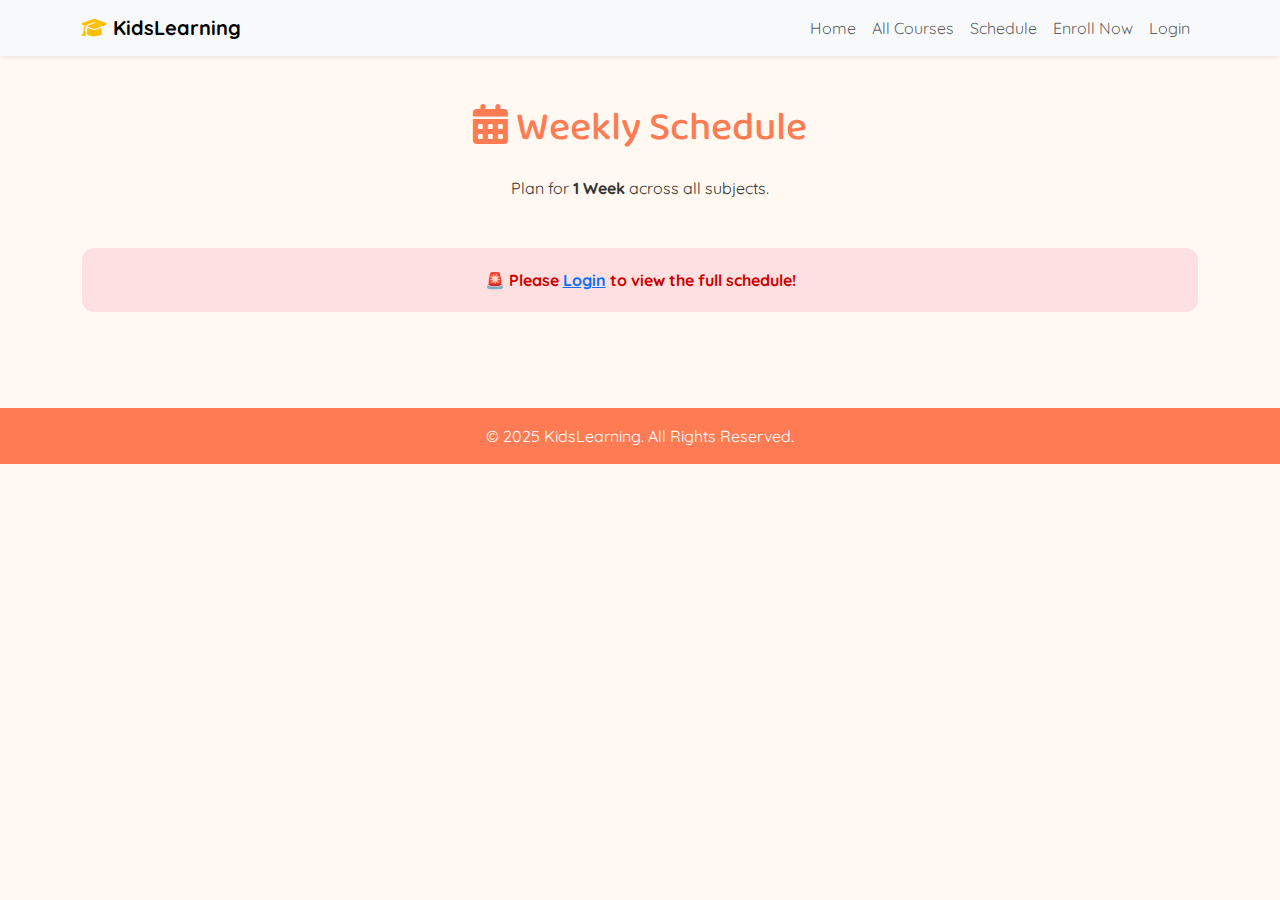
<file: pages/schedule.html>
<!DOCTYPE html>
<html lang="en">
<head>
  <meta charset="UTF-8">
  <meta name="viewport" content="width=device-width, initial-scale=1.0">
  <title>Weekly Schedule - KidsLearning</title>
  <!-- Bootstrap -->
  <link href="https://cdn.jsdelivr.net/npm/bootstrap@5.3.3/dist/css/bootstrap.min.css" rel="stylesheet">
  <!-- Font Awesome -->
  <link href="https://cdnjs.cloudflare.com/ajax/libs/font-awesome/6.4.0/css/all.min.css" rel="stylesheet">
  <!-- Google Fonts -->
  <link href="https://fonts.googleapis.com/css2?family=Baloo+2:wght@400;600;700&family=Quicksand:wght@400;500;600&display=swap" rel="stylesheet">
  <style>
    body {
      font-family: 'Quicksand', sans-serif;
      background: #fff9f1;
      color: #333;
    }
    h1, h2 {
      font-family: 'Baloo 2', cursive;
      color: #ff7b54;
    }
    .schedule-card {
      background: #fff;
      border-radius: 20px;
      padding: 25px;
      box-shadow: 0 8px 20px rgba(0,0,0,0.1);
      margin-bottom: 20px;
    }
    footer {
      background: #ff7b54;
      color: #fff;
    }
    .login-warning {
      background: #ffe0e0;
      color: #c00;
      padding: 20px;
      border-radius: 12px;
      text-align: center;
      font-weight: bold;
      margin-top: 40px;
    }
  </style>
</head>
<body>

  <!-- Navbar -->
  <nav class="navbar navbar-expand-lg navbar-light bg-light shadow-sm">
    <div class="container">
      <a class="navbar-brand fw-bold" href="index.html">
        <i class="fa-solid fa-graduation-cap text-warning"></i> 
        KidsLearning
      </a>
      <button class="navbar-toggler" type="button" data-bs-toggle="collapse" data-bs-target="#navbarNav">
        <span class="navbar-toggler-icon"></span>
      </button>
      <div class="collapse navbar-collapse" id="navbarNav">
        <ul class="navbar-nav ms-auto">
          <li class="nav-item"><a class="nav-link" href="index.html">Home</a></li>
          <li class="nav-item"><a class="nav-link" href="courses.html">All Courses</a></li>
          <li class="nav-item"><a class="nav-link" href="schedule.html">Schedule</a></li>
          <li class="nav-item"><a class="nav-link" href="enroll.html">Enroll Now</a></li>
          <li class="nav-item"><a class="nav-link" href="login.html">Login</a></li>
        </ul>
      </div>
    </div>
  </nav>

  <!-- Schedule Section -->
  <section class="py-5">
    <div class="container">
      <h1 class="text-center mb-4"><i class="fa-solid fa-calendar-days"></i> Weekly Schedule</h1>
      <p class="text-center mb-5">Plan for <b>1 Week</b> across all subjects.</p>
      
      <!-- Login Required Message -->
      <div id="login-warning" class="login-warning d-none">
        🚨 Please <a href="login.html" class="fw-bold">Login</a> to view the full schedule!
      </div>

      <!-- Schedule Table -->
      <div id="schedule-content" class="schedule-card d-none">
        <div class="table-responsive">
          <table class="table table-bordered text-center align-middle">
            <thead class="table-warning">
              <tr>
                <th>Day</th>
                <th>Math</th>
                <th>Science</th>
                <th>English</th>
                <th>Coding</th>
                <th>Arts</th>
              </tr>
            </thead>
            <tbody>
              <tr>
                <td>Monday</td>
                <td>Numbers</td>
                <td>Plants</td>
                <td>Vocabulary</td>
                <td>Scratch Basics</td>
                <td>Drawing</td>
              </tr>
              <tr>
                <td>Tuesday</td>
                <td>Addition</td>
                <td>Animals</td>
                <td>Grammar</td>
                <td>Simple HTML</td>
                <td>Painting</td>
              </tr>
              <tr>
                <td>Wednesday</td>
                <td>Subtraction</td>
                <td>Experiments</td>
                <td>Stories</td>
                <td>Logic Games</td>
                <td>Origami</td>
              </tr>
              <tr>
                <td>Thursday</td>
                <td>Shapes</td>
                <td>Solar System</td>
                <td>Rhymes</td>
                <td>Mini Project</td>
                <td>Crafts</td>
              </tr>
              <tr>
                <td>Friday</td>
                <td>Word Problems</td>
                <td>Doubt Solving</td>
                <td>Speaking Skills</td>
                <td>Quiz</td>
                <td>Art Showcase</td>
              </tr>
            </tbody>
          </table>
        </div>
        <p class="text-center mt-3"><b>Time for all classes: 4:00 PM – 5:00 PM</b></p>
      </div>
    </div>
  </section>

  <!-- Footer -->
  <footer class="text-center py-3 mt-5">
    <p class="mb-0">&copy; 2025 KidsLearning. All Rights Reserved.</p>
  </footer>

  <!-- Bootstrap JS -->
  <script src="https://cdn.jsdelivr.net/npm/bootstrap@5.3.3/dist/js/bootstrap.bundle.min.js"></script>

  <!-- Login Check -->
  <script>
    // Example: check login using localStorage
    const isLoggedIn = localStorage.getItem("loggedIn") === "true";

    if(isLoggedIn){
      document.getElementById("schedule-content").classList.remove("d-none");
    } else {
      document.getElementById("login-warning").classList.remove("d-none");
    }
  </script>
</body>
</html>
</file>
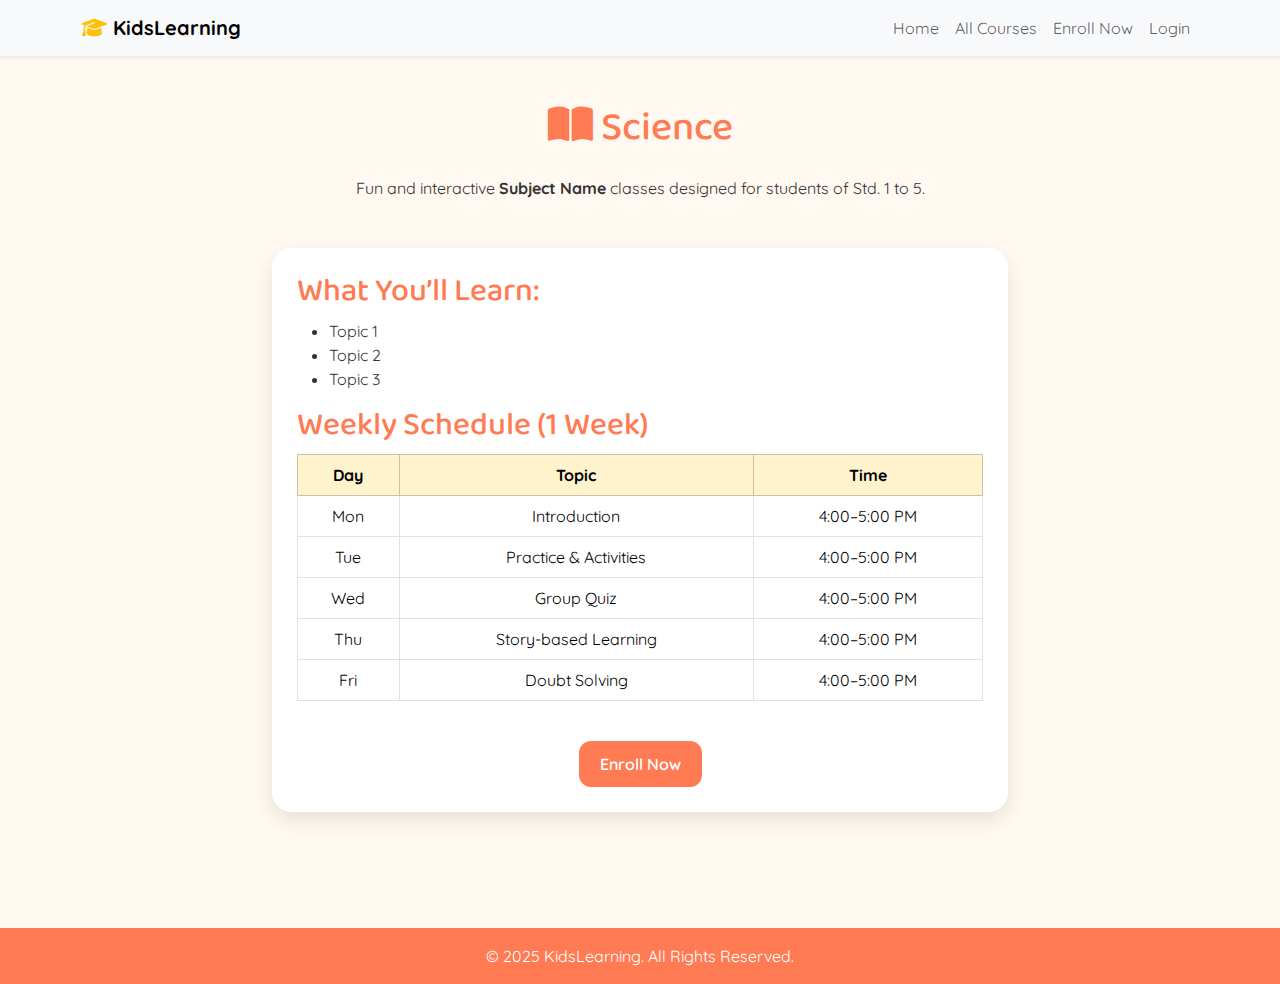
<file: pages/Science.html>
<!DOCTYPE html>
<html lang="en">
<head>
  <meta charset="UTF-8">
  <meta name="viewport" content="width=device-width, initial-scale=1.0">
  <title>Science - KidsLearning</title>
  <!-- Bootstrap -->
  <link href="https://cdn.jsdelivr.net/npm/bootstrap@5.3.3/dist/css/bootstrap.min.css" rel="stylesheet">
  <!-- Font Awesome -->
  <link href="https://cdnjs.cloudflare.com/ajax/libs/font-awesome/6.4.0/css/all.min.css" rel="stylesheet">
  <!-- Google Fonts -->
  <link href="https://fonts.googleapis.com/css2?family=Baloo+2:wght@400;600;700&family=Quicksand:wght@400;500;600&display=swap" rel="stylesheet">
  <style>
    body {
      font-family: 'Quicksand', sans-serif;
      background: #fff9f1;
      color: #333;
    }
    h1, h2 {
      font-family: 'Baloo 2', cursive;
      color: #ff7b54;
    }
    .course-card {
      background: #fff;
      border-radius: 20px;
      padding: 25px;
      box-shadow: 0 8px 20px rgba(0,0,0,0.1);
      margin-bottom: 20px;
    }
    .btn-enroll {
      background-color: #ff7b54;
      color: #fff;
      font-weight: 600;
      border-radius: 12px;
      padding: 10px 20px;
      transition: 0.3s;
    }
    .btn-enroll:hover {
      background-color: #ffb26b;
      color: #fff;
    }
    footer {
      background: #ff7b54;
      color: #fff;
    }
  </style>
</head>
<body>

  <!-- Navbar -->
  <nav class="navbar navbar-expand-lg navbar-light bg-light shadow-sm">
    <div class="container">
      <a class="navbar-brand fw-bold" href="index.html">
        <i class="fa-solid fa-graduation-cap text-warning"></i> 
        <span>KidsLearning</span>
      </a>
      <button class="navbar-toggler" type="button" data-bs-toggle="collapse" data-bs-target="#navbarNav">
        <span class="navbar-toggler-icon"></span>
      </button>
      <div class="collapse navbar-collapse" id="navbarNav">
        <ul class="navbar-nav ms-auto">
          <li class="nav-item"><a class="nav-link" href="index.html">Home</a></li>
          <li class="nav-item"><a class="nav-link" href="courses.html">All Courses</a></li>
          <li class="nav-item"><a class="nav-link" href="enroll.html">Enroll Now</a></li>
          <li class="nav-item"><a class="nav-link" href="login.html">Login</a></li>
        </ul>
      </div>
    </div>
  </nav>

  <!-- Subject Section -->
  <section class="py-5">
    <div class="container">
      <h1 class="text-center mb-4"><i class="fa-solid fa-book-open"></i> Science</h1>
      <p class="text-center mb-5">Fun and interactive <b>Subject Name</b> classes designed for students of Std. 1 to 5.</p>
      
      <div class="row justify-content-center">
        <div class="col-md-8">
          <div class="course-card">
            <!-- <img src="assets/img/subject-image.jpg" class="img-fluid rounded mb-4" alt="Subject Image"> -->
            
            <h2>What You’ll Learn:</h2>
            <ul>
              <li>Topic 1</li>
              <li>Topic 2</li>
              <li>Topic 3</li>
            </ul>
            
            <h2>Weekly Schedule (1 Week)</h2>
            <div class="table-responsive">
              <table class="table table-bordered text-center">
                <thead class="table-warning">
                  <tr>
                    <th>Day</th>
                    <th>Topic</th>
                    <th>Time</th>
                  </tr>
                </thead>
                <tbody>
                  <tr><td>Mon</td><td>Introduction</td><td>4:00–5:00 PM</td></tr>
                  <tr><td>Tue</td><td>Practice & Activities</td><td>4:00–5:00 PM</td></tr>
                  <tr><td>Wed</td><td>Group Quiz</td><td>4:00–5:00 PM</td></tr>
                  <tr><td>Thu</td><td>Story-based Learning</td><td>4:00–5:00 PM</td></tr>
                  <tr><td>Fri</td><td>Doubt Solving</td><td>4:00–5:00 PM</td></tr>
                </tbody>
              </table>
            </div>

            <div class="text-center mt-4">
              <a href="enroll.html" class="btn btn-enroll">Enroll Now</a>
            </div>
          </div>
        </div>
      </div>
    </div>
  </section>

  <!-- Footer -->
  <footer class="text-center py-3 mt-5">
    <p class="mb-0">&copy; 2025 KidsLearning. All Rights Reserved.</p>
  </footer>

  <!-- Bootstrap JS -->
  <script src="https://cdn.jsdelivr.net/npm/bootstrap@5.3.3/dist/js/bootstrap.bundle.min.js"></script>
</body>
</html>
</file>
<file: css/styles.css>
:root{
  --primary:#FF6B6B;    /* Coral Pink */
  --accent:#FFD93D;     /* Sunshine Yellow */
  --support:#6BCB77;    /* Playful Green */
  --muted:#6c757d;      /* Neutral gray for text */
  --bg-soft:#F9F9F9;    /* Soft background */
}

/* Logo circle becomes fun pink */
.logo-circle{
  width:40px;
  height:40px;
  border-radius:8px;
  background:linear-gradient(135deg,var(--primary), #FF8E8E);
  color:white;
  display:inline-flex;
  align-items:center;
  justify-content:center;
  font-weight:700;
  box-shadow:0 4px 10px rgba(255,107,107,0.3);
}

/* Hero section */
.hero{
  background:linear-gradient(180deg, var(--bg-soft) 0%, #fff 100%);
}
.hero h1{
  color:var(--primary);
}
.hero-img{
  max-width:320px;
  border-radius:18px;
  object-fit:cover;
  border:5px solid var(--accent);
}

/* Buttons */
.btn-primary{
  background-color:var(--primary);
  border-color:var(--primary);
}
.btn-primary:hover{
  background-color:#ff5252;
  border-color:#ff5252;
}
.btn-outline-primary{
  color:var(--primary);
  border-color:var(--primary);
  border-radius:10px;
}
.btn-outline-primary:hover{
  background-color:var(--primary);
  color:#fff;
}

/* Course cards */
.course-card img{
  height:160px;
  object-fit:cover;
  border-top-left-radius:0.5rem;
  border-top-right-radius:0.5rem;
}
.course-card .card-title{
  color:var(--primary);
}
.course-card .badge{
  background-color:var(--accent);
  color:#333;
  font-weight:600;
}

/* Feature cards */
.feature-card{
  border-radius:12px;
  background:linear-gradient(90deg,#fff,var(--bg-soft));
  box-shadow:0 6px 18px rgba(16,24,40,0.06);
}
.feature-card i{
  color:var(--support);
}

/* Footer */
footer{
  background:var(--primary);
  color:#fff;
  border-top:1px solid rgba(255,255,255,0.15);
}
footer a{
  color:var(--accent);
}

/* Apply fonts */
body{
  font-family: 'Quicksand', sans-serif;
  color:#333;
  -webkit-font-smoothing:antialiased;
  -moz-osx-font-smoothing:grayscale;
}

/* Headings use fun Baloo */
h1,h2,h3,h4,h5,h6{
  font-family: 'Baloo 2', cursive;
  font-weight:700;
  color:var(--primary);
}

/* Navbar brand */
.navbar-brand span{
  font-family:'Baloo 2', cursive;
  font-weight:700;
  font-size:1.3rem;
}

/* Buttons text a bit bolder */
.btn{
  font-family: 'Baloo 2', cursive;
  font-weight:600;
  letter-spacing:0.3px;
}

/* Course card titles */
.course-card .card-title{
  font-family:'Baloo 2', cursive;
  font-weight:600;
}

/* Small text stays clean Quicksand */
p, small, .card-text, .accordion-body{
  font-family:'Quicksand', sans-serif;
}
</file>
<file: css/course.css>
body {
      font-family: 'Quicksand', sans-serif;
      background: #fff9f1;
      color: #333;
    }
    h1, h2, h3, h4, h5, h6 {
      font-family: 'Baloo 2', cursive;
      color: #ff7b54;
    }
    .navbar-brand span {
      font-family:'Baloo 2', cursive;
      font-weight:700;
      font-size:1.3rem;
    }
    .courses-section {
      padding: 80px 0;
    }
    .course-card {
      border-radius: 20px;
      overflow: hidden;
      box-shadow: 0 6px 16px rgba(0,0,0,0.1);
      transition: transform 0.3s;
      background: #fff;
    }
    .course-card:hover {
      transform: translateY(-8px);
    }
    .course-card img {
      height: 200px;
      object-fit: cover;
    }
    .course-card .card-body {
      padding: 20px;
    }
    .btn-enroll {
      background-color: #ff7b54;
      color: #fff;
      font-family: 'Baloo 2', cursive;
      font-weight: 600;
      border-radius: 12px;
      padding: 8px 18px;
      transition: 0.3s;
      text-decoration: none;
      display: inline-block;
    }
    .btn-enroll:hover {
      background-color: #ffb26b;
      color: #fff;
    }
    footer {
      background: #ff7b54;
      color: #fff;
    }
</file>
<file: css/enroll.css>
body {
      font-family: 'Quicksand', sans-serif;
      background: #fff9f1;
      color: #333;
    }
    h1, h2, h3, h4, h5, h6 {
      font-family: 'Baloo 2', cursive;
      color: #ff7b54;
    }
    .navbar-brand span {
      font-family:'Baloo 2', cursive;
      font-weight:700;
      font-size:1.3rem;
    }
    .enroll-section {
      padding: 80px 0;
    }
    .form-card {
      background: #fff;
      border-radius: 20px;
      padding: 40px;
      box-shadow: 0 8px 20px rgba(0,0,0,0.1);
    }
    .btn-enroll {
      background-color: #ff7b54;
      color: #fff;
      font-family: 'Baloo 2', cursive;
      font-weight: 600;
      border-radius: 12px;
      padding: 12px 20px;
      transition: 0.3s;
    }
    .btn-enroll:hover {
      background-color: #ffb26b;
      color: #fff;
    }
    .requirements {
      background: #ffe6d6;
      border-left: 5px solid #ff7b54;
      padding: 15px;
      border-radius: 12px;
      margin-bottom: 20px;
    }
    footer {
      background: #ff7b54;
      color: #fff;
    }
</file>
